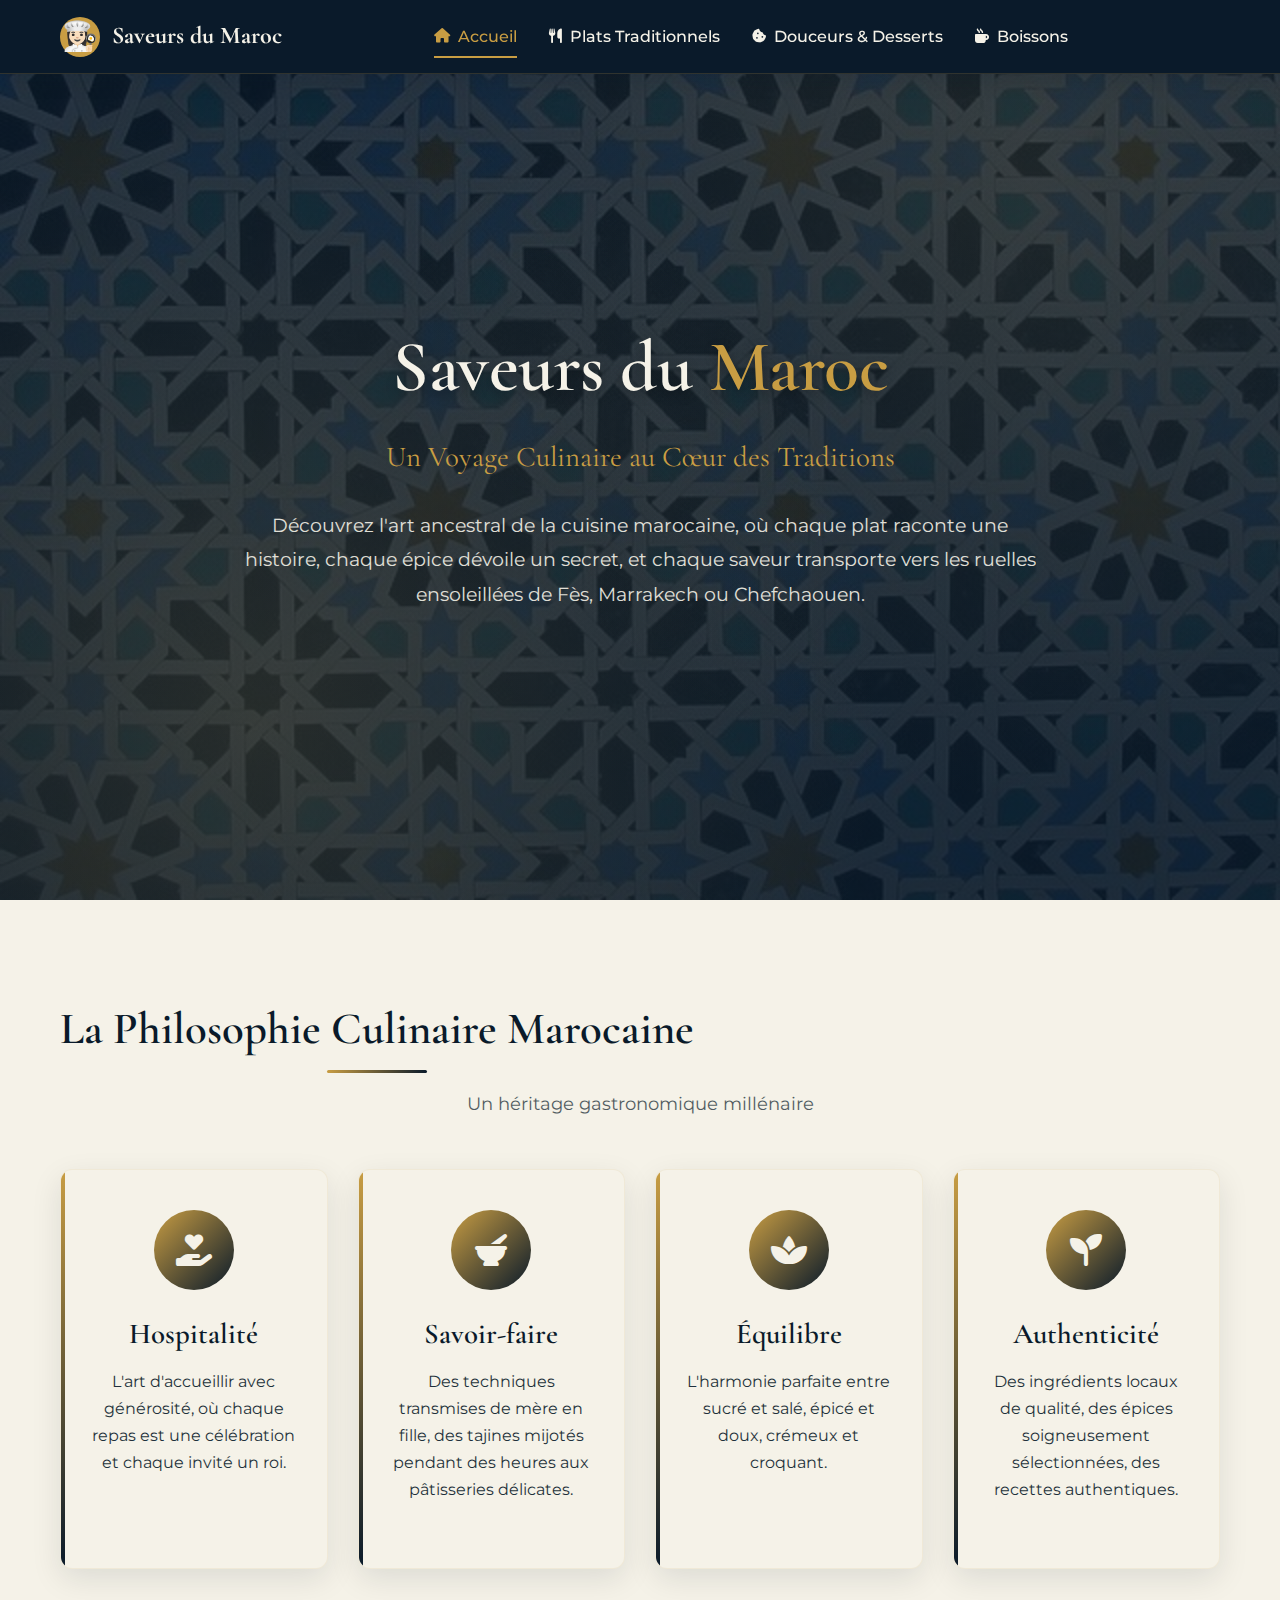
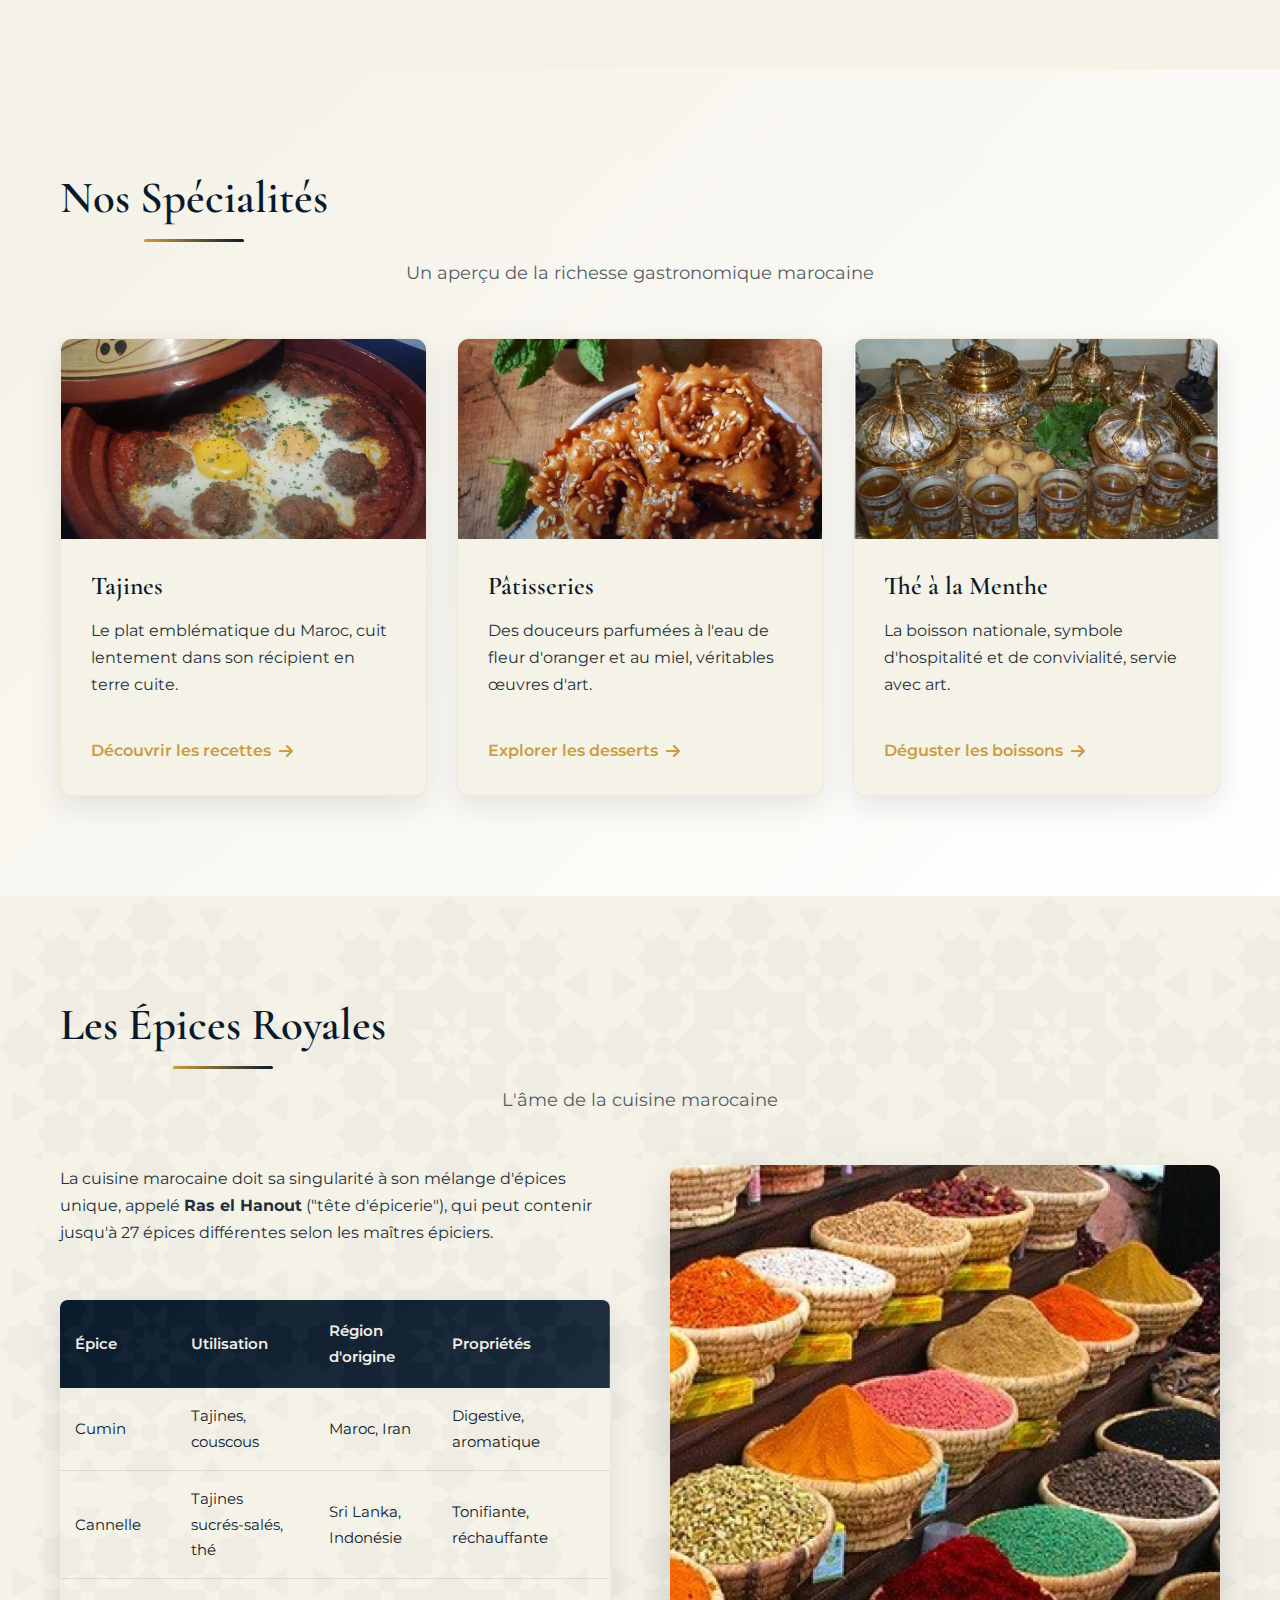
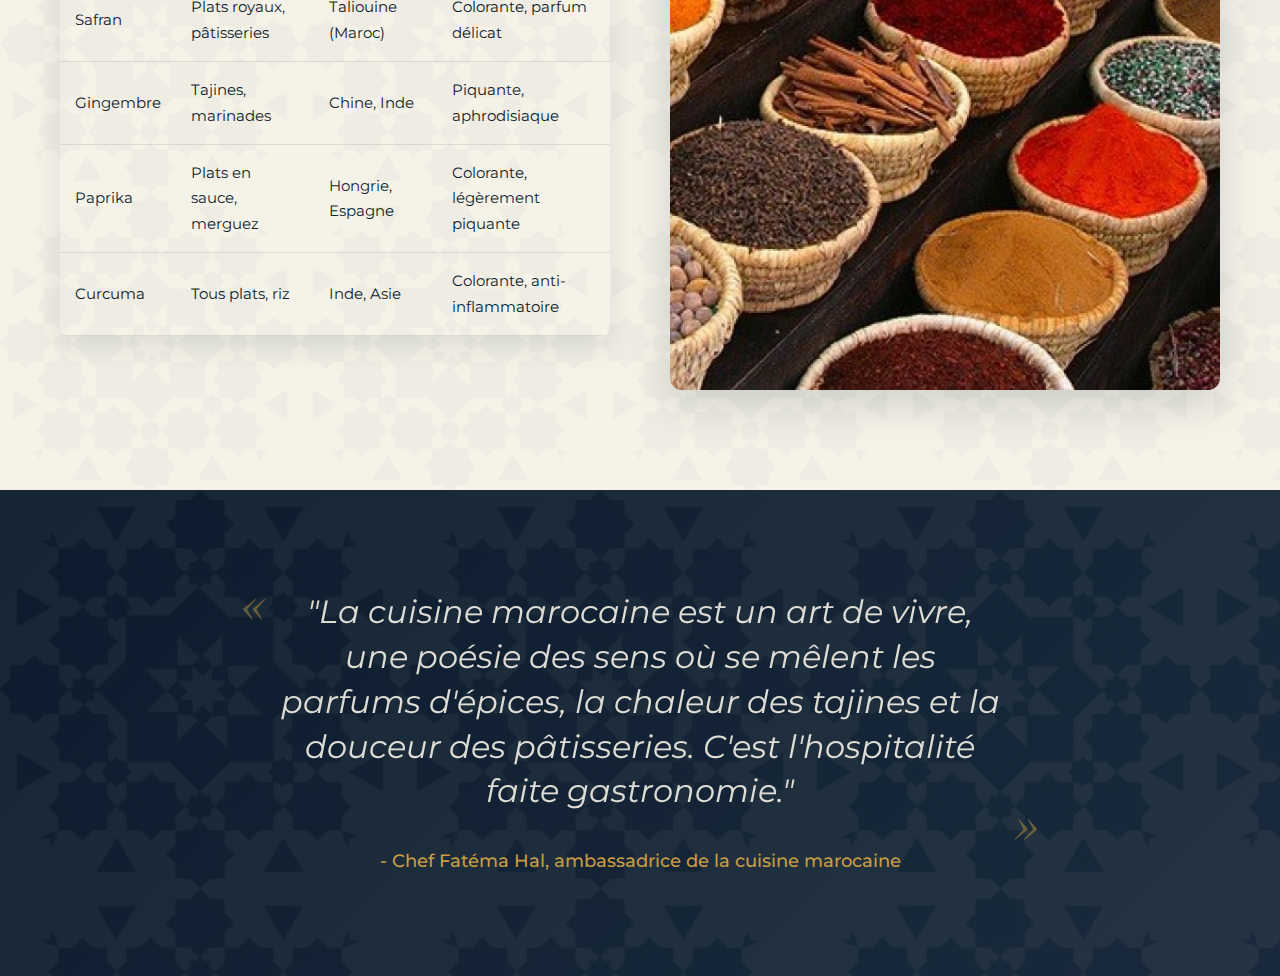
<file: index.html>
<!DOCTYPE html>
<html lang="fr">
<head>
    <meta charset="UTF-8">
    <meta name="viewport" content="width=device-width, initial-scale=1.0">
    <title>Saveurs du Maroc | Gastronomie Traditionnelle</title>
    <link rel="icon" href="favicon.png" type="image/png">
    <link rel="stylesheet" href="https://cdnjs.cloudflare.com/ajax/libs/font-awesome/6.4.0/css/all.min.css">
    <link href="https://fonts.googleapis.com/css2?family=Cormorant+Garamond:wght@400;500;600;700&family=Montserrat:wght@300;400;500;600&display=swap" rel="stylesheet">
    <link rel="stylesheet" href="style.css">
</head>
<body>
    <!-- Navigation Principale -->
    <nav class="navbar">
        <div class="container nav-container">
            <a href="index.html" class="logo">
                <span class="logo-icon">👩🏻‍🍳</span>
                <span class="logo-text">Saveurs du Maroc</span>
            </a>
            
            <ul class="nav-menu" id="navMenu">
                <li><a href="index.html" class="active"><i class="fas fa-home"></i> Accueil</a></li>
                <li><a href="plats.html"><i class="fas fa-utensils"></i> Plats Traditionnels</a></li>
                <li><a href="desserts.html"><i class="fas fa-cookie-bite"></i> Douceurs & Desserts</a></li>
                <li><a href="boissons.html"><i class="fas fa-mug-hot"></i> Boissons</a></li>
            </ul>
            
            <div class="nav-actions">
                <button class="menu-toggle" id="menuToggle">
                    <span></span>
                    <span></span>
                    <span></span>
                </button>
            </div>
        </div>
    </nav>

    <!-- Hero Section -->
    <header class="hero">
        <div class="hero-overlay"></div>
        <div class="container">
            <div class="hero-content">
                <h1 class="hero-title">Saveurs du <span class="highlight">Maroc</span></h1>
                <h2 class="hero-subtitle">Un Voyage Culinaire au Cœur des Traditions</h2>
                <p class="hero-description">
                    Découvrez l'art ancestral de la cuisine marocaine, où chaque plat raconte une histoire, 
                    chaque épice dévoile un secret, et chaque saveur transporte vers les ruelles ensoleillées 
                    de Fès, Marrakech ou Chefchaouen.
                </div>
            </div>
        </div>
    </header>

    <!-- Section Philosophie -->
    <section id="philosophie" class="section philosophy">
        <div class="container">
            <h2 class="section-title">La Philosophie Culinaire Marocaine</h2>
            <p class="section-subtitle">Un héritage gastronomique millénaire</p>
            
            <div class="philosophy-grid">
                <div class="philosophy-card">
                    <div class="philosophy-icon">
                        <i class="fas fa-hand-holding-heart"></i>
                    </div>
                    <h3>Hospitalité</h3>
                    <p>L'art d'accueillir avec générosité, où chaque repas est une célébration et chaque invité un roi.</p>
                </div>
                
                <div class="philosophy-card">
                    <div class="philosophy-icon">
                        <i class="fas fa-mortar-pestle"></i>
                    </div>
                    <h3>Savoir-faire</h3>
                    <p>Des techniques transmises de mère en fille, des tajines mijotés pendant des heures aux pâtisseries délicates.</p>
                </div>
                
                <div class="philosophy-card">
                    <div class="philosophy-icon">
                        <i class="fas fa-spa"></i>
                    </div>
                    <h3>Équilibre</h3>
                    <p>L'harmonie parfaite entre sucré et salé, épicé et doux, crémeux et croquant.</p>
                </div>
                
                <div class="philosophy-card">
                    <div class="philosophy-icon">
                        <i class="fas fa-seedling"></i>
                    </div>
                    <h3>Authenticité</h3>
                    <p>Des ingrédients locaux de qualité, des épices soigneusement sélectionnées, des recettes authentiques.</p>
                </div>
            </div>
        </div>
    </section>

    <!-- Section Spécialités -->
    <section class="section specialties">
        <div class="container">
            <h2 class="section-title">Nos Spécialités</h2>
            <p class="section-subtitle">Un aperçu de la richesse gastronomique marocaine</p>
            
            <div class="specialties-grid">
                <article class="specialty-card">
                    <div class="specialty-image">
                        <img src="assets/images/plat-tajine.png" alt="Tajine marocain">
                    </div>
                    <div class="specialty-content">
                        <h3>Tajines</h3>
                        <p>Le plat emblématique du Maroc, cuit lentement dans son récipient en terre cuite.</p>
                        <a href="plats.html#tajines" class="specialty-link">Découvrir les recettes <i class="fas fa-arrow-right"></i></a>
                    </div>
                </article>
                
                <article class="specialty-card">
                    <div class="specialty-image">
                        <img src="assets/images/dessert-chebakia.png" alt="Chebakia marocaine">
                    </div>
                    <div class="specialty-content">
                        <h3>Pâtisseries</h3>
                        <p>Des douceurs parfumées à l'eau de fleur d'oranger et au miel, véritables œuvres d'art.</p>
                        <a href="desserts.html" class="specialty-link">Explorer les desserts <i class="fas fa-arrow-right"></i></a>
                    </div>
                </article>
                
                <article class="specialty-card">
                    <div class="specialty-image">
                        <img src="assets/images/atay-marocain.jpg" alt="Thé à la menthe marocain">
                    </div>
                    <div class="specialty-content">
                        <h3>Thé à la Menthe</h3>
                        <p>La boisson nationale, symbole d'hospitalité et de convivialité, servie avec art.</p>
                        <a href="boissons.html" class="specialty-link">Déguster les boissons <i class="fas fa-arrow-right"></i></a>
                    </div>
                </article>
            </div>
        </div>
    </section>

    <!-- Section Épices -->
    <section class="section spices">
        <div class="container">
            <h2 class="section-title">Les Épices Royales</h2>
            <p class="section-subtitle">L'âme de la cuisine marocaine</p>
            
            <div class="spices-content">
                <div class="spices-text">
                    <p>La cuisine marocaine doit sa singularité à son mélange d'épices unique, appelé <strong>Ras el Hanout</strong> ("tête d'épicerie"), qui peut contenir jusqu'à 27 épices différentes selon les maîtres épiciers.</p>
                    
                    <table class="spices-table">
                        <thead>
                            <tr>
                                <th>Épice</th>
                                <th>Utilisation</th>
                                <th>Région d'origine</th>
                                <th>Propriétés</th>
                            </tr>
                        </thead>
                        <tbody>
                            <tr>
                                <td>Cumin</td>
                                <td>Tajines, couscous</td>
                                <td>Maroc, Iran</td>
                                <td>Digestive, aromatique</td>
                            </tr>
                            <tr>
                                <td>Cannelle</td>
                                <td>Tajines sucrés-salés, thé</td>
                                <td>Sri Lanka, Indonésie</td>
                                <td>Tonifiante, réchauffante</td>
                            </tr>
                            <tr>
                                <td>Safran</td>
                                <td>Plats royaux, pâtisseries</td>
                                <td>Taliouine (Maroc)</td>
                                <td>Colorante, parfum délicat</td>
                            </tr>
                            <tr>
                                <td>Gingembre</td>
                                <td>Tajines, marinades</td>
                                <td>Chine, Inde</td>
                                <td>Piquante, aphrodisiaque</td>
                            </tr>
                            <tr>
                                <td>Paprika</td>
                                <td>Plats en sauce, merguez</td>
                                <td>Hongrie, Espagne</td>
                                <td>Colorante, légèrement piquante</td>
                            </tr>
                            <tr>
                                <td>Curcuma</td>
                                <td>Tous plats, riz</td>
                                <td>Inde, Asie</td>
                                <td>Colorante, anti-inflammatoire</td>
                            </tr>
                        </tbody>
                    </table>
                </div>
                
                <div class="spices-image">
                    <img src="assets/images/epices-maroc.png" alt="Épices marocaines colorées">
                </div>
            </div>
        </div>
    </section>

    <!-- Section Citation -->
    <section class="citation-section">
        <div class="container">
            <blockquote class="citation">
                <p>"La cuisine marocaine est un art de vivre, une poésie des sens où se mêlent les parfums d'épices, la chaleur des tajines et la douceur des pâtisseries. C'est l'hospitalité faite gastronomie."</p>
                <footer>- Chef Fatéma Hal, ambassadrice de la cuisine marocaine</footer>
            </blockquote>
        </div>
    </section>

    <!-- Script pour le menu mobile -->
    <script>
        // Menu mobile toggle
        const menuToggle = document.getElementById('menuToggle');
        const navMenu = document.getElementById('navMenu');
        
        if (menuToggle && navMenu) {
            menuToggle.addEventListener('click', () => {
                navMenu.classList.toggle('active');
                menuToggle.classList.toggle('active');
            });
            
            // Fermer le menu quand on clique sur un lien
            const navLinks = document.querySelectorAll('.nav-menu a');
            navLinks.forEach(link => {
                link.addEventListener('click', () => {
                    navMenu.classList.remove('active');
                    menuToggle.classList.remove('active');
                });
            });
            
            // Fermer le menu quand on clique en dehors
            document.addEventListener('click', (event) => {
                if (!navMenu.contains(event.target) && !menuToggle.contains(event.target)) {
                    navMenu.classList.remove('active');
                    menuToggle.classList.remove('active');
                }
            });
        }
        
        // Fermer le menu en scrollant (sur mobile)
        window.addEventListener('scroll', () => {
            if (window.innerWidth <= 768) {
                navMenu.classList.remove('active');
                menuToggle.classList.remove('active');
            }
        });
    </script>
</body>
</html>
</file>
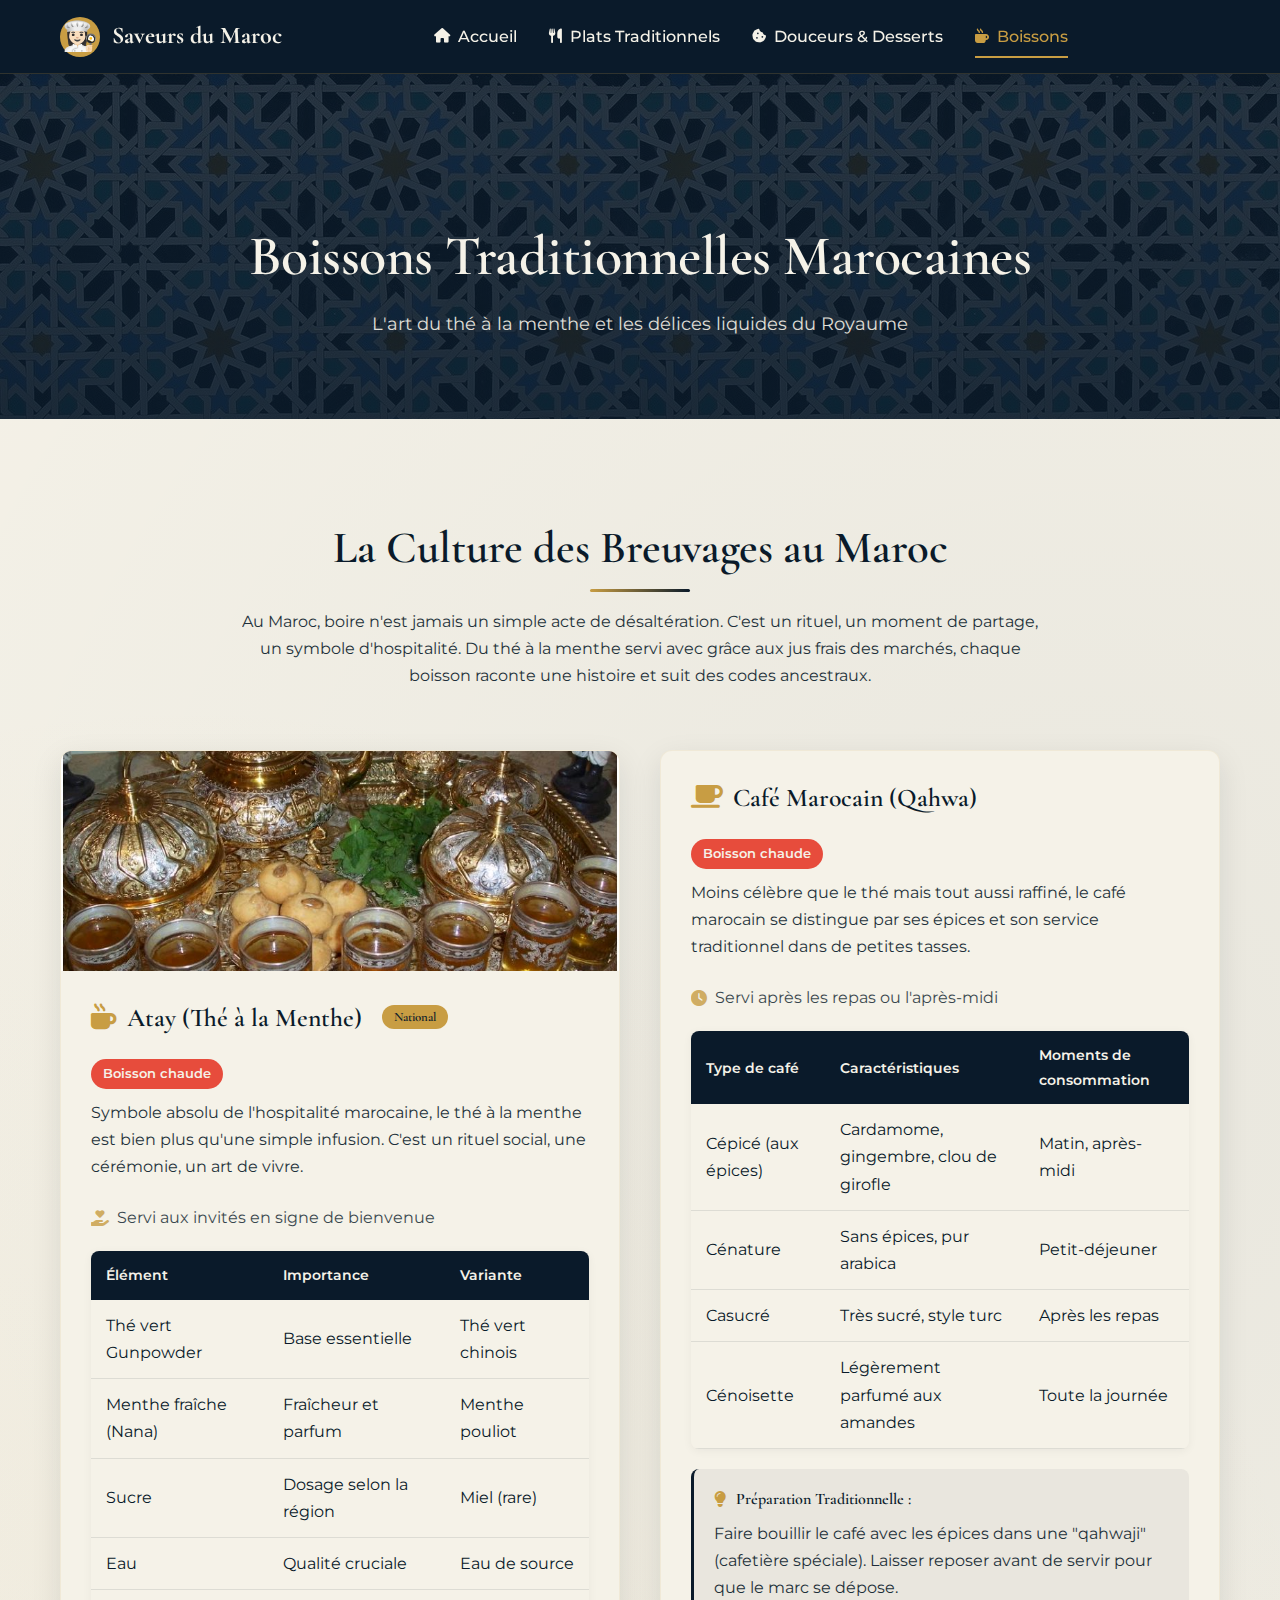
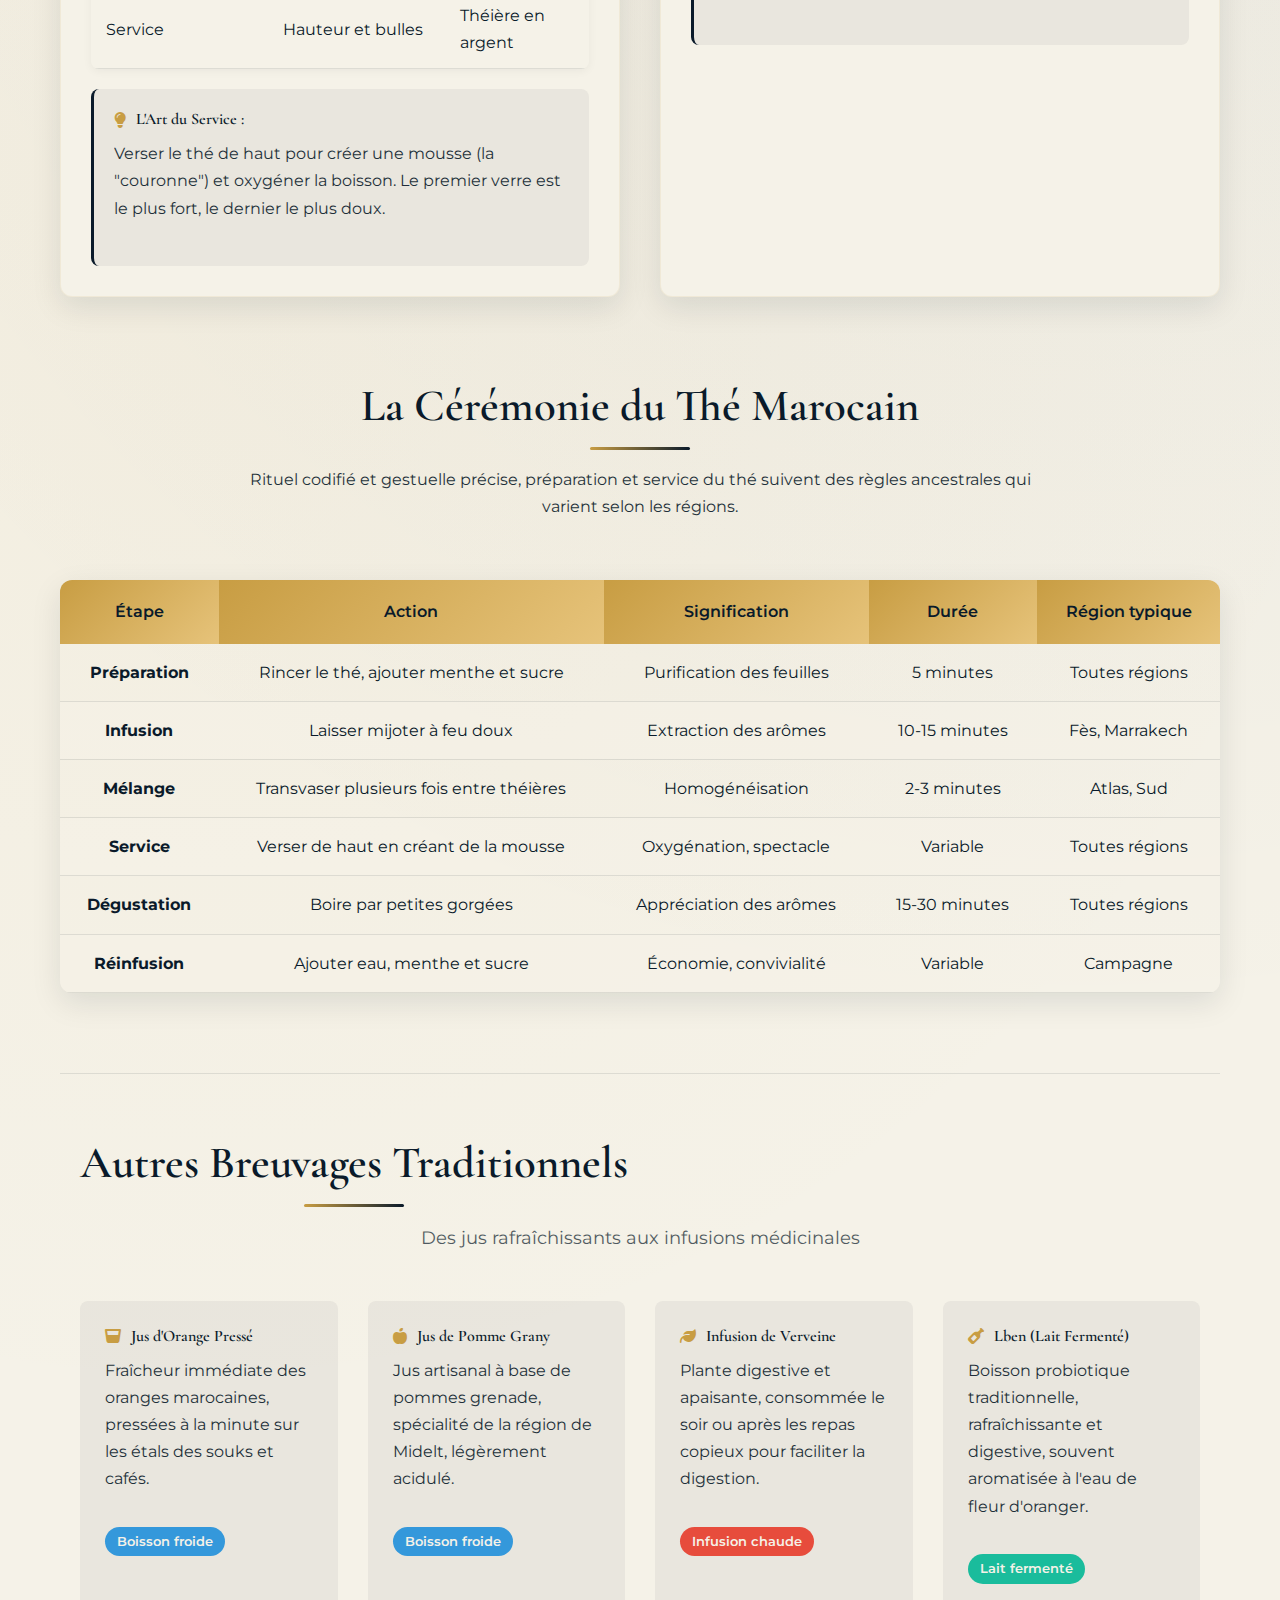
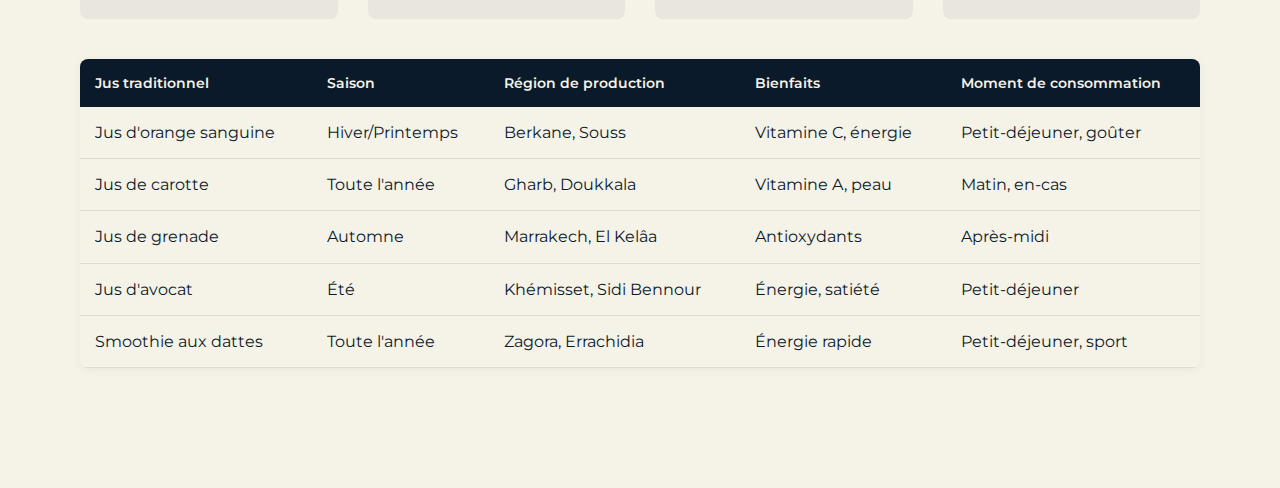
<file: boissons.html>
<!DOCTYPE html>
<html lang="fr">
<head>
    <meta charset="UTF-8">
    <meta name="viewport" content="width=device-width, initial-scale=1.0">
    <title>Boissons Traditionnelles | Saveurs du Maroc</title>
    <link rel="icon" href="favicon.png" type="image/png">
    <link rel="stylesheet" href="https://cdnjs.cloudflare.com/ajax/libs/font-awesome/6.4.0/css/all.min.css">
    <link href="https://fonts.googleapis.com/css2?family=Cormorant+Garamond:wght@400;500;600;700&family=Montserrat:wght@300;400;500;600&display=swap" rel="stylesheet">
    <link rel="stylesheet" href="style.css">
    <style>
        .boissons-hero {
            background: linear-gradient(rgba(10, 26, 42, 0.85), rgba(10, 26, 42, 0.9)),
                        url('assets/images/background-zellige.png');
            padding: 150px 0 80px;
            text-align: center;
            color: var(--blanc-casse);
            margin-top: 70px;
        }
        
        .boissons-intro {
            max-width: 800px;
            margin: 0 auto 60px;
            text-align: center;
        }
        
        .boissons-grid {
            display: grid;
            grid-template-columns: repeat(auto-fit, minmax(300px, 1fr));
            gap: 40px;
            margin: 50px 0;
        }
        
        .boisson-card {
            background: var(--blanc-casse);
            border-radius: var(--border-radius);
            overflow: hidden;
            box-shadow: var(--ombre);
            transition: var(--transition);
            border: 1px solid rgba(200, 157, 67, 0.1);
        }
        
        .boisson-card:hover {
            transform: translateY(-10px);
            box-shadow: var(--ombre-portee);
        }
        
        .boisson-image {
            height: 220px;
            overflow: hidden;
            position: relative;
        }
        
        .boisson-image img {
            width: 100%;
            height: 100%;
            object-fit: cover;
            transition: transform 0.5s ease;
        }
        
        .boisson-card:hover .boisson-image img {
            transform: scale(1.05);
        }
        
        .boisson-content {
            padding: 30px;
        }
        
        .boisson-content h3 {
            color: var(--bleu-nuit);
            margin-bottom: 15px;
            font-size: 1.6rem;
            display: flex;
            align-items: center;
            gap: 10px;
        }
        
        .boisson-content h3 i {
            color: var(--dore);
        }
        
        .boisson-type {
            display: inline-block;
            padding: 4px 12px;
            background: var(--bleu-nuit);
            color: var(--blanc-casse);
            border-radius: 20px;
            font-size: 0.8rem;
            font-weight: 600;
            margin: 10px 0;
        }
        
        .boisson-type.chaud {
            background: #e74c3c;
        }
        
        .boisson-type.froid {
            background: #3498db;
        }
        
        .boisson-type.rafraichissant {
            background: #1abc9c;
        }
        
        .boisson-table {
            width: 100%;
            border-collapse: collapse;
            margin: 20px 0;
            border-radius: var(--border-radius-sm);
            overflow: hidden;
            box-shadow: 0 2px 10px rgba(10, 26, 42, 0.05);
        }
        
        .boisson-table th {
            background: var(--bleu-nuit);
            color: var(--blanc-casse);
            padding: 12px 15px;
            text-align: left;
            font-weight: 600;
            font-size: 0.9rem;
        }
        
        .boisson-table td {
            padding: 12px 15px;
            border-bottom: 1px solid rgba(10, 26, 42, 0.1);
            color: var(--bleu-nuit);
        }
        
        .boisson-table tr:nth-child(even) {
            background: rgba(245, 242, 232, 0.5);
        }
        
        .boisson-table tr:hover {
            background: rgba(200, 157, 67, 0.1);
        }
        
        .boisson-tips {
            background: rgba(10, 26, 42, 0.05);
            padding: 20px;
            border-radius: var(--border-radius-sm);
            margin-top: 20px;
            border-left: 3px solid var(--bleu-nuit);
        }
        
        .boisson-tips h4 {
            color: var(--bleu-nuit);
            margin-bottom: 10px;
            display: flex;
            align-items: center;
            gap: 10px;
        }
        
        .boisson-tips h4 i {
            color: var(--dore);
        }
        
        .boisson-rituel {
            display: flex;
            align-items: center;
            gap: 8px;
            margin: 15px 0;
            color: var(--bleu-nuit);
            opacity: 0.8;
        }
        
        .boisson-rituel i {
            color: var(--dore);
        }
        
        .ceremonie-table {
            width: 100%;
            border-collapse: collapse;
            margin: 40px 0;
            box-shadow: var(--ombre);
            border-radius: var(--border-radius);
            overflow: hidden;
        }
        
        .ceremonie-table th {
            background: linear-gradient(135deg, var(--dore), var(--dore-clair));
            color: var(--bleu-nuit);
            padding: 18px 20px;
            text-align: center;
            font-weight: 600;
            font-size: 1rem;
        }
        
        .ceremonie-table td {
            padding: 15px 20px;
            text-align: center;
            border-bottom: 1px solid rgba(10, 26, 42, 0.1);
            color: var(--bleu-nuit);
        }
        
        .ceremonie-table tr:nth-child(even) {
            background: rgba(245, 242, 232, 0.5);
        }
        
        .region-badge {
            display: inline-block;
            padding: 4px 12px;
            background: var(--dore);
            color: var(--bleu-nuit);
            border-radius: 20px;
            font-size: 0.8rem;
            font-weight: 600;
            margin-left: 10px;
        }
        
        .section-nav {
            display: flex;
            justify-content: center;
            gap: 20px;
            margin-top: 50px;
            flex-wrap: wrap;
        }
        
        .section-nav a {
            display: inline-flex;
            align-items: center;
            gap: 8px;
            padding: 12px 25px;
            background: var(--bleu-nuit);
            color: var(--blanc-casse);
            text-decoration: none;
            border-radius: var(--border-radius);
            transition: var(--transition);
            font-weight: 500;
        }
        
        .section-nav a:hover {
            background: var(--dore);
            color: var(--bleu-nuit);
            transform: translateY(-3px);
        }
        
        .other-drinks {
            margin-top: 80px;
            padding-top: 60px;
            border-top: 1px solid rgba(10, 26, 42, 0.1);
        }
        
        .other-drinks-grid {
            display: grid;
            grid-template-columns: repeat(auto-fit, minmax(250px, 1fr));
            gap: 30px;
            margin-top: 40px;
        }
        
        .other-drink {
            background: rgba(10, 26, 42, 0.05);
            padding: 25px;
            border-radius: var(--border-radius-sm);
            transition: var(--transition);
        }
        
        .other-drink:hover {
            background: rgba(200, 157, 67, 0.1);
            transform: translateY(-5px);
        }
        
        .other-drink h4 {
            color: var(--bleu-nuit);
            margin-bottom: 10px;
            display: flex;
            align-items: center;
            gap: 10px;
        }
        
        .other-drink h4 i {
            color: var(--dore);
        }
    </style>
</head>
<body>
    <!-- Navigation -->
    <nav class="navbar">
        <div class="container nav-container">
            <a href="index.html" class="logo">
                <span class="logo-icon">👩🏻‍🍳</span>
                <span class="logo-text">Saveurs du Maroc</span>
            </a>
            
            <ul class="nav-menu" id="navMenu">
                <li><a href="index.html"><i class="fas fa-home"></i> Accueil</a></li>
                <li><a href="plats.html"><i class="fas fa-utensils"></i> Plats Traditionnels</a></li>
                <li><a href="desserts.html"><i class="fas fa-cookie-bite"></i> Douceurs & Desserts</a></li>
                <li><a href="boissons.html" class="active"><i class="fas fa-mug-hot"></i> Boissons</a></li>
            </ul>
            
            <div class="nav-actions">
                <button class="menu-toggle" id="menuToggle">
                    <span></span>
                    <span></span>
                    <span></span>
                </button>
            </div>
        </div>
    </nav>

    <!-- En-tête des boissons -->
    <header class="boissons-hero">
        <div class="container">
            <h1>Boissons Traditionnelles Marocaines</h1>
            <p class="section-subtitle" style="color: var(--blanc-casse); opacity: 0.9; margin-bottom: 0;">
                L'art du thé à la menthe et les délices liquides du Royaume
            </p>
        </div>
    </header>

    <!-- Introduction -->
    <section class="section">
        <div class="container">
            <div class="boissons-intro">
                <h2 class="section-title">La Culture des Breuvages au Maroc</h2>
                <p>Au Maroc, boire n'est jamais un simple acte de désaltération. C'est un rituel, un moment de partage, un symbole d'hospitalité. Du thé à la menthe servi avec grâce aux jus frais des marchés, chaque boisson raconte une histoire et suit des codes ancestraux.</p>
            </div>

            <!-- Thé à la menthe -->
            <div class="boissons-grid">
                <article class="boisson-card">
                    <div class="boisson-image">
                        <img src="assets/images/atay-marocain.jpg" alt="Thé à la menthe marocain">
                    </div>
                    <div class="boisson-content">
                        <h3><i class="fas fa-mug-hot"></i> Atay (Thé à la Menthe) <span class="region-badge">National</span></h3>
                        <span class="boisson-type chaud">Boisson chaude</span>
                        
                        <p>Symbole absolu de l'hospitalité marocaine, le thé à la menthe est bien plus qu'une simple infusion. C'est un rituel social, une cérémonie, un art de vivre.</p>
                        
                        <div class="boisson-rituel">
                            <i class="fas fa-hand-holding-heart"></i>
                            <span>Servi aux invités en signe de bienvenue</span>
                        </div>
                        
                        <table class="boisson-table">
                            <thead>
                                <tr>
                                    <th>Élément</th>
                                    <th>Importance</th>
                                    <th>Variante</th>
                                </tr>
                            </thead>
                            <tbody>
                                <tr>
                                    <td>Thé vert Gunpowder</td>
                                    <td>Base essentielle</td>
                                    <td>Thé vert chinois</td>
                                </tr>
                                <tr>
                                    <td>Menthe fraîche (Nana)</td>
                                    <td>Fraîcheur et parfum</td>
                                    <td>Menthe pouliot</td>
                                </tr>
                                <tr>
                                    <td>Sucre</td>
                                    <td>Dosage selon la région</td>
                                    <td>Miel (rare)</td>
                                </tr>
                                <tr>
                                    <td>Eau</td>
                                    <td>Qualité cruciale</td>
                                    <td>Eau de source</td>
                                </tr>
                                <tr>
                                    <td>Service</td>
                                    <td>Hauteur et bulles</td>
                                    <td>Théière en argent</td>
                                </tr>
                            </tbody>
                        </table>
                        
                        <div class="boisson-tips">
                            <h4><i class="fas fa-lightbulb"></i> L'Art du Service :</h4>
                            <p>Verser le thé de haut pour créer une mousse (la "couronne") et oxygéner la boisson. Le premier verre est le plus fort, le dernier le plus doux.</p>
                        </div>
                    </div>
                </article>

                <!-- Café marocain -->
                <article class="boisson-card">
                    <div class="boisson-content">
                        <h3><i class="fas fa-coffee"></i> Café Marocain (Qahwa)</h3>
                        <span class="boisson-type chaud">Boisson chaude</span>
                        
                        <p>Moins célèbre que le thé mais tout aussi raffiné, le café marocain se distingue par ses épices et son service traditionnel dans de petites tasses.</p>
                        
                        <div class="boisson-rituel">
                            <i class="fas fa-clock"></i>
                            <span>Servi après les repas ou l'après-midi</span>
                        </div>
                        
                        <table class="boisson-table">
                            <thead>
                                <tr>
                                    <th>Type de café</th>
                                    <th>Caractéristiques</th>
                                    <th>Moments de consommation</th>
                                </tr>
                            </thead>
                            <tbody>
                                <tr>
                                    <td>Cépicé (aux épices)</td>
                                    <td>Cardamome, gingembre, clou de girofle</td>
                                    <td>Matin, après-midi</td>
                                </tr>
                                <tr>
                                    <td>Cénature</td>
                                    <td>Sans épices, pur arabica</td>
                                    <td>Petit-déjeuner</td>
                                </tr>
                                <tr>
                                    <td>Casucré</td>
                                    <td>Très sucré, style turc</td>
                                    <td>Après les repas</td>
                                </tr>
                                <tr>
                                    <td>Cénoisette</td>
                                    <td>Légèrement parfumé aux amandes</td>
                                    <td>Toute la journée</td>
                                </tr>
                            </tbody>
                        </table>
                        
                        <div class="boisson-tips">
                            <h4><i class="fas fa-lightbulb"></i> Préparation Traditionnelle :</h4>
                            <p>Faire bouillir le café avec les épices dans une "qahwaji" (cafetière spéciale). Laisser reposer avant de servir pour que le marc se dépose.</p>
                        </div>
                    </div>
                </article>
            </div>

            <!-- Cérémonie du thé -->
            <div class="boissons-intro" style="margin-top: 80px;">
                <h2 class="section-title">La Cérémonie du Thé Marocain</h2>
                <p>Rituel codifié et gestuelle précise, préparation et service du thé suivent des règles ancestrales qui varient selon les régions.</p>
            </div>

            <table class="ceremonie-table">
                <thead>
                    <tr>
                        <th>Étape</th>
                        <th>Action</th>
                        <th>Signification</th>
                        <th>Durée</th>
                        <th>Région typique</th>
                    </tr>
                </thead>
                <tbody>
                    <tr>
                        <td><strong>Préparation</strong></td>
                        <td>Rincer le thé, ajouter menthe et sucre</td>
                        <td>Purification des feuilles</td>
                        <td>5 minutes</td>
                        <td>Toutes régions</td>
                    </tr>
                    <tr>
                        <td><strong>Infusion</strong></td>
                        <td>Laisser mijoter à feu doux</td>
                        <td>Extraction des arômes</td>
                        <td>10-15 minutes</td>
                        <td>Fès, Marrakech</td>
                    </tr>
                    <tr>
                        <td><strong>Mélange</strong></td>
                        <td>Transvaser plusieurs fois entre théières</td>
                        <td>Homogénéisation</td>
                        <td>2-3 minutes</td>
                        <td>Atlas, Sud</td>
                    </tr>
                    <tr>
                        <td><strong>Service</strong></td>
                        <td>Verser de haut en créant de la mousse</td>
                        <td>Oxygénation, spectacle</td>
                        <td>Variable</td>
                        <td>Toutes régions</td>
                    </tr>
                    <tr>
                        <td><strong>Dégustation</strong></td>
                        <td>Boire par petites gorgées</td>
                        <td>Appréciation des arômes</td>
                        <td>15-30 minutes</td>
                        <td>Toutes régions</td>
                    </tr>
                    <tr>
                        <td><strong>Réinfusion</strong></td>
                        <td>Ajouter eau, menthe et sucre</td>
                        <td>Économie, convivialité</td>
                        <td>Variable</td>
                        <td>Campagne</td>
                    </tr>
                </tbody>
            </table>

            <!-- Autres boissons -->
            <section class="other-drinks">
                <div class="container">
                    <h2 class="section-title">Autres Breuvages Traditionnels</h2>
                    <p class="section-subtitle">Des jus rafraîchissants aux infusions médicinales</p>
                    
                    <div class="other-drinks-grid">
                        <div class="other-drink">
                            <h4><i class="fas fa-glass-whiskey"></i> Jus d'Orange Pressé</h4>
                            <p>Fraîcheur immédiate des oranges marocaines, pressées à la minute sur les étals des souks et cafés.</p>
                            <span class="boisson-type froid" style="margin-top: 10px; display: inline-block;">Boisson froide</span>
                        </div>
                        
                        <div class="other-drink">
                            <h4><i class="fas fa-apple-alt"></i> Jus de Pomme Grany</h4>
                            <p>Jus artisanal à base de pommes grenade, spécialité de la région de Midelt, légèrement acidulé.</p>
                            <span class="boisson-type froid" style="margin-top: 10px; display: inline-block;">Boisson froide</span>
                        </div>
                        
                        <div class="other-drink">
                            <h4><i class="fas fa-leaf"></i> Infusion de Verveine</h4>
                            <p>Plante digestive et apaisante, consommée le soir ou après les repas copieux pour faciliter la digestion.</p>
                            <span class="boisson-type chaud" style="margin-top: 10px; display: inline-block;">Infusion chaude</span>
                        </div>
                        
                        <div class="other-drink">
                            <h4><i class="fas fa-wine-bottle"></i> Lben (Lait Fermenté)</h4>
                            <p>Boisson probiotique traditionnelle, rafraîchissante et digestive, souvent aromatisée à l'eau de fleur d'oranger.</p>
                            <span class="boisson-type rafraichissant" style="margin-top: 10px; display: inline-block;">Lait fermenté</span>
                        </div>
                    </div>
                    
                    <!-- Tableau des jus -->
                    <table class="boisson-table" style="margin-top: 40px;">
                        <thead>
                            <tr>
                                <th>Jus traditionnel</th>
                                <th>Saison</th>
                                <th>Région de production</th>
                                <th>Bienfaits</th>
                                <th>Moment de consommation</th>
                            </tr>
                        </thead>
                        <tbody>
                            <tr>
                                <td>Jus d'orange sanguine</td>
                                <td>Hiver/Printemps</td>
                                <td>Berkane, Souss</td>
                                <td>Vitamine C, énergie</td>
                                <td>Petit-déjeuner, goûter</td>
                            </tr>
                            <tr>
                                <td>Jus de carotte</td>
                                <td>Toute l'année</td>
                                <td>Gharb, Doukkala</td>
                                <td>Vitamine A, peau</td>
                                <td>Matin, en-cas</td>
                            </tr>
                            <tr>
                                <td>Jus de grenade</td>
                                <td>Automne</td>
                                <td>Marrakech, El Kelâa</td>
                                <td>Antioxydants</td>
                                <td>Après-midi</td>
                            </tr>
                            <tr>
                                <td>Jus d'avocat</td>
                                <td>Été</td>
                                <td>Khémisset, Sidi Bennour</td>
                                <td>Énergie, satiété</td>
                                <td>Petit-déjeuner</td>
                            </tr>
                            <tr>
                                <td>Smoothie aux dattes</td>
                                <td>Toute l'année</td>
                                <td>Zagora, Errachidia</td>
                                <td>Énergie rapide</td>
                                <td>Petit-déjeuner, sport</td>
                            </tr>
                        </tbody>
                    </table>
                </div>
            </section>
        </div>
    </section>

</body>
</html>
</file>
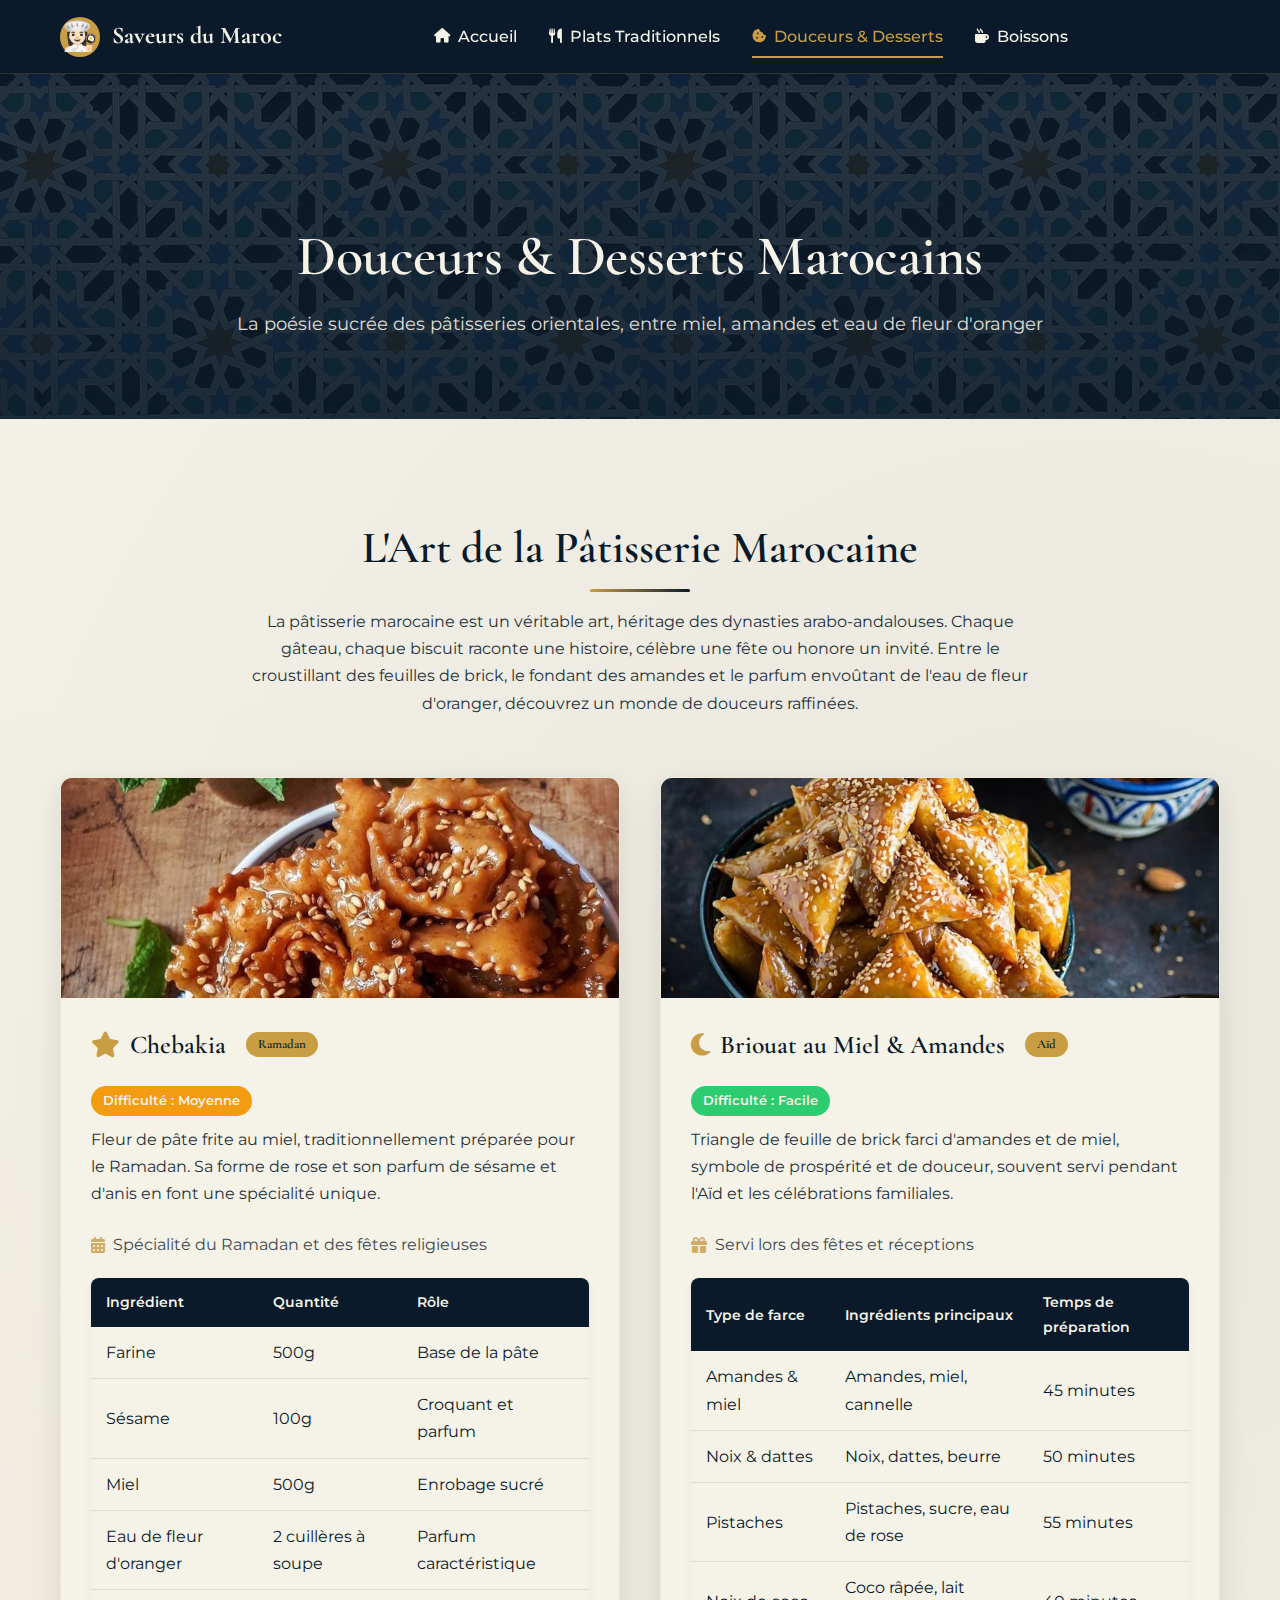
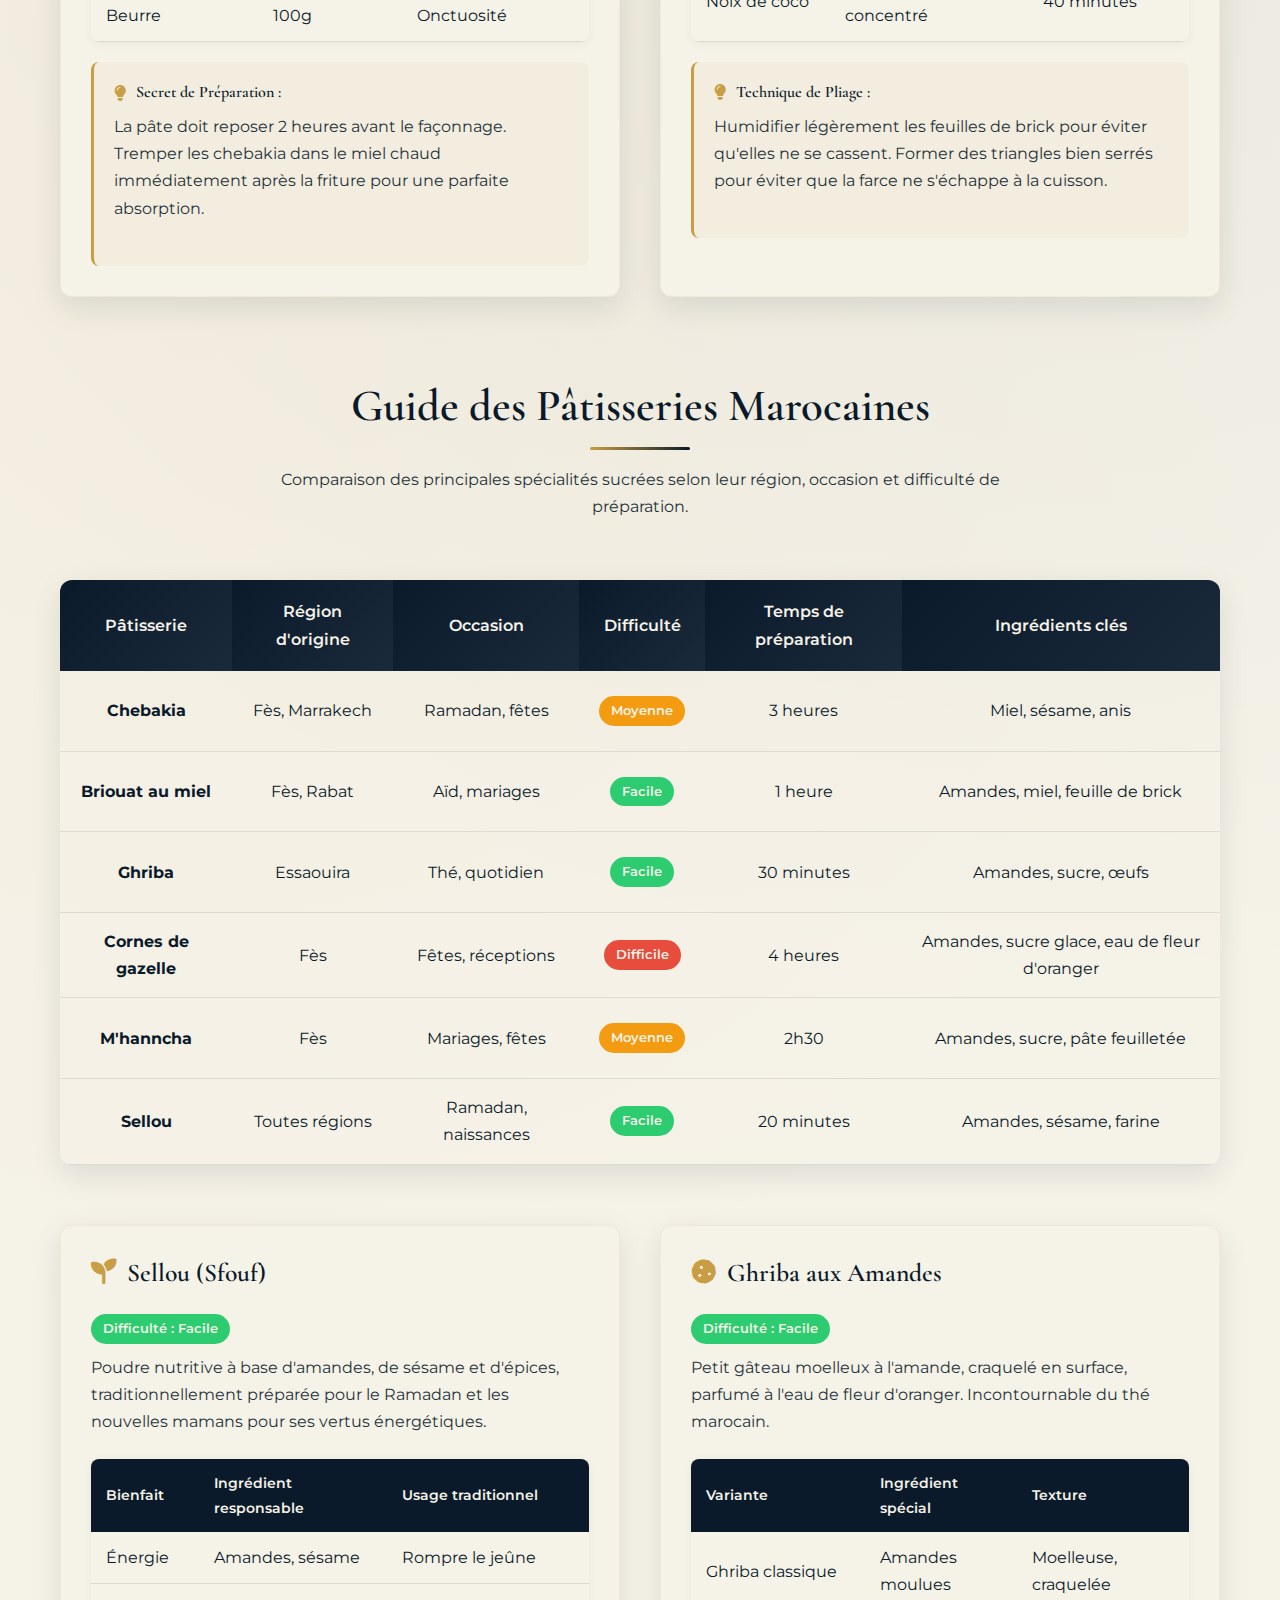
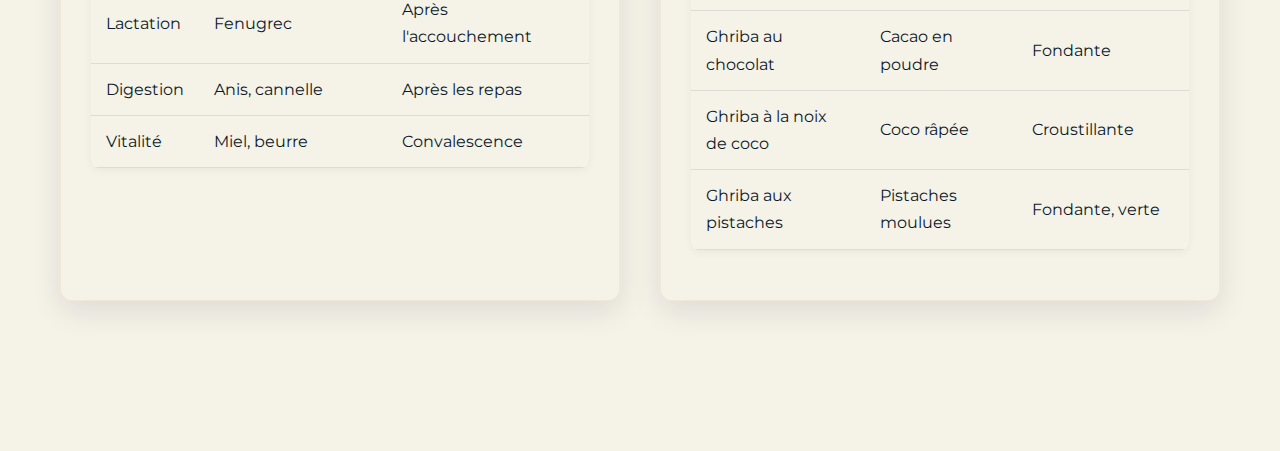
<file: desserts.html>
<!DOCTYPE html>
<html lang="fr">
<head>
    <meta charset="UTF-8">
    <meta name="viewport" content="width=device-width, initial-scale=1.0">
    <title>Douceurs & Desserts | Saveurs du Maroc</title>
    <link rel="icon" href="favicon.png" type="image/png">
    <link rel="stylesheet" href="https://cdnjs.cloudflare.com/ajax/libs/font-awesome/6.4.0/css/all.min.css">
    <link href="https://fonts.googleapis.com/css2?family=Cormorant+Garamond:wght@400;500;600;700&family=Montserrat:wght@300;400;500;600&display=swap" rel="stylesheet">
    <link rel="stylesheet" href="style.css">
    <style>
        .desserts-hero {
            background: linear-gradient(rgba(10, 26, 42, 0.85), rgba(10, 26, 42, 0.9)),
                        url('assets/images/background-zellige.png');
            padding: 150px 0 80px;
            text-align: center;
            color: var(--blanc-casse);
            margin-top: 70px;
        }
        
        .desserts-intro {
            max-width: 800px;
            margin: 0 auto 60px;
            text-align: center;
        }
        
        .desserts-grid {
            display: grid;
            grid-template-columns: repeat(auto-fit, minmax(300px, 1fr));
            gap: 40px;
            margin: 50px 0;
        }
        
        .dessert-card {
            background: var(--blanc-casse);
            border-radius: var(--border-radius);
            overflow: hidden;
            box-shadow: var(--ombre);
            transition: var(--transition);
            border: 1px solid rgba(200, 157, 67, 0.1);
        }
        
        .dessert-card:hover {
            transform: translateY(-10px);
            box-shadow: var(--ombre-portee);
        }
        
        .dessert-image {
            height: 220px;
            overflow: hidden;
            position: relative;
        }
        
        .dessert-image img {
            width: 100%;
            height: 100%;
            object-fit: cover;
            transition: transform 0.5s ease;
        }
        
        .dessert-card:hover .dessert-image img {
            transform: scale(1.05);
        }
        
        .dessert-content {
            padding: 30px;
        }
        
        .dessert-content h3 {
            color: var(--bleu-nuit);
            margin-bottom: 15px;
            font-size: 1.6rem;
            display: flex;
            align-items: center;
            gap: 10px;
        }
        
        .dessert-content h3 i {
            color: var(--dore);
        }
        
        .dessert-difficulty {
            display: inline-block;
            padding: 4px 12px;
            background: var(--bleu-nuit);
            color: var(--blanc-casse);
            border-radius: 20px;
            font-size: 0.8rem;
            font-weight: 600;
            margin: 10px 0;
        }
        
        .dessert-difficulty.facile {
            background: #2ecc71;
        }
        
        .dessert-difficulty.moyen {
            background: #f39c12;
        }
        
        .dessert-difficulty.difficile {
            background: #e74c3c;
        }
        
        .dessert-table {
            width: 100%;
            border-collapse: collapse;
            margin: 20px 0;
            border-radius: var(--border-radius-sm);
            overflow: hidden;
            box-shadow: 0 2px 10px rgba(10, 26, 42, 0.05);
        }
        
        .dessert-table th {
            background: var(--bleu-nuit);
            color: var(--blanc-casse);
            padding: 12px 15px;
            text-align: left;
            font-weight: 600;
            font-size: 0.9rem;
        }
        
        .dessert-table td {
            padding: 12px 15px;
            border-bottom: 1px solid rgba(10, 26, 42, 0.1);
            color: var(--bleu-nuit);
        }
        
        .dessert-table tr:nth-child(even) {
            background: rgba(245, 242, 232, 0.5);
        }
        
        .dessert-table tr:hover {
            background: rgba(200, 157, 67, 0.1);
        }
        
        .dessert-tips {
            background: rgba(200, 157, 67, 0.05);
            padding: 20px;
            border-radius: var(--border-radius-sm);
            margin-top: 20px;
            border-left: 3px solid var(--dore);
        }
        
        .dessert-tips h4 {
            color: var(--bleu-nuit);
            margin-bottom: 10px;
            display: flex;
            align-items: center;
            gap: 10px;
        }
        
        .dessert-tips h4 i {
            color: var(--dore);
        }
        
        .dessert-occasion {
            display: flex;
            align-items: center;
            gap: 8px;
            margin: 15px 0;
            color: var(--bleu-nuit);
            opacity: 0.8;
        }
        
        .dessert-occasion i {
            color: var(--dore);
        }
        
        .comparison-table {
            width: 100%;
            border-collapse: collapse;
            margin: 40px 0;
            box-shadow: var(--ombre);
            border-radius: var(--border-radius);
            overflow: hidden;
        }
        
        .comparison-table th {
            background: linear-gradient(135deg, var(--bleu-nuit), var(--bleu-nuit-clair));
            color: var(--blanc-casse);
            padding: 18px 20px;
            text-align: center;
            font-weight: 600;
            font-size: 1rem;
        }
        
        .comparison-table td {
            padding: 15px 20px;
            text-align: center;
            border-bottom: 1px solid rgba(10, 26, 42, 0.1);
            color: var(--bleu-nuit);
        }
        
        .comparison-table tr:nth-child(even) {
            background: rgba(245, 242, 232, 0.5);
        }
        
        .season-badge {
            display: inline-block;
            padding: 4px 12px;
            background: var(--dore);
            color: var(--bleu-nuit);
            border-radius: 20px;
            font-size: 0.8rem;
            font-weight: 600;
            margin-left: 10px;
        }
        
        .section-nav {
            display: flex;
            justify-content: center;
            gap: 20px;
            margin-top: 50px;
            flex-wrap: wrap;
        }
        
        .section-nav a {
            display: inline-flex;
            align-items: center;
            gap: 8px;
            padding: 12px 25px;
            background: var(--bleu-nuit);
            color: var(--blanc-casse);
            text-decoration: none;
            border-radius: var(--border-radius);
            transition: var(--transition);
            font-weight: 500;
        }
        
        .section-nav a:hover {
            background: var(--dore);
            color: var(--bleu-nuit);
            transform: translateY(-3px);
        }
    </style>
</head>
<body>
    <!-- Navigation -->
    <nav class="navbar">
        <div class="container nav-container">
            <a href="index.html" class="logo">
                <span class="logo-icon">👩🏻‍🍳</span>
                <span class="logo-text">Saveurs du Maroc</span>
            </a>
            
            <ul class="nav-menu" id="navMenu">
                <li><a href="index.html"><i class="fas fa-home"></i> Accueil</a></li>
                <li><a href="plats.html"><i class="fas fa-utensils"></i> Plats Traditionnels</a></li>
                <li><a href="desserts.html" class="active"><i class="fas fa-cookie-bite"></i> Douceurs & Desserts</a></li>
                <li><a href="boissons.html"><i class="fas fa-mug-hot"></i> Boissons</a></li>
            </ul>
            
            <div class="nav-actions">
                <button class="menu-toggle" id="menuToggle">
                    <span></span>
                    <span></span>
                    <span></span>
                </button>
            </div>
        </div>
    </nav>

    <!-- En-tête des desserts -->
    <header class="desserts-hero">
        <div class="container">
            <h1>Douceurs & Desserts Marocains</h1>
            <p class="section-subtitle" style="color: var(--blanc-casse); opacity: 0.9; margin-bottom: 0;">
                La poésie sucrée des pâtisseries orientales, entre miel, amandes et eau de fleur d'oranger
            </p>
        </div>
    </header>

    <!-- Introduction -->
    <section class="section">
        <div class="container">
            <div class="desserts-intro">
                <h2 class="section-title">L'Art de la Pâtisserie Marocaine</h2>
                <p>La pâtisserie marocaine est un véritable art, héritage des dynasties arabo-andalouses. Chaque gâteau, chaque biscuit raconte une histoire, célèbre une fête ou honore un invité. Entre le croustillant des feuilles de brick, le fondant des amandes et le parfum envoûtant de l'eau de fleur d'oranger, découvrez un monde de douceurs raffinées.</p>
            </div>

            <!-- Chebakia -->
            <div class="desserts-grid">
                <article class="dessert-card">
                    <div class="dessert-image">
                        <img src="assets/images/dessert-chebakia.png" alt="Chebakia marocaine">
                    </div>
                    <div class="dessert-content">
                        <h3><i class="fas fa-star"></i> Chebakia <span class="season-badge">Ramadan</span></h3>
                        <span class="dessert-difficulty moyen">Difficulté : Moyenne</span>
                        
                        <p>Fleur de pâte frite au miel, traditionnellement préparée pour le Ramadan. Sa forme de rose et son parfum de sésame et d'anis en font une spécialité unique.</p>
                        
                        <div class="dessert-occasion">
                            <i class="fas fa-calendar-alt"></i>
                            <span>Spécialité du Ramadan et des fêtes religieuses</span>
                        </div>
                        
                        <table class="dessert-table">
                            <thead>
                                <tr>
                                    <th>Ingrédient</th>
                                    <th>Quantité</th>
                                    <th>Rôle</th>
                                </tr>
                            </thead>
                            <tbody>
                                <tr>
                                    <td>Farine</td>
                                    <td>500g</td>
                                    <td>Base de la pâte</td>
                                </tr>
                                <tr>
                                    <td>Sésame</td>
                                    <td>100g</td>
                                    <td>Croquant et parfum</td>
                                </tr>
                                <tr>
                                    <td>Miel</td>
                                    <td>500g</td>
                                    <td>Enrobage sucré</td>
                                </tr>
                                <tr>
                                    <td>Eau de fleur d'oranger</td>
                                    <td>2 cuillères à soupe</td>
                                    <td>Parfum caractéristique</td>
                                </tr>
                                <tr>
                                    <td>Beurre</td>
                                    <td>100g</td>
                                    <td>Onctuosité</td>
                                </tr>
                            </tbody>
                        </table>
                        
                        <div class="dessert-tips">
                            <h4><i class="fas fa-lightbulb"></i> Secret de Préparation :</h4>
                            <p>La pâte doit reposer 2 heures avant le façonnage. Tremper les chebakia dans le miel chaud immédiatement après la friture pour une parfaite absorption.</p>
                        </div>
                    </div>
                </article>

                <!-- Briouat au miel -->
                <article class="dessert-card">
                    <div class="dessert-image">
                        <img src="assets/images/dessert-briouat.png" alt="Briouat au miel">
                    </div>
                    <div class="dessert-content">
                        <h3><i class="fas fa-moon"></i> Briouat au Miel & Amandes <span class="season-badge">Aïd</span></h3>
                        <span class="dessert-difficulty facile">Difficulté : Facile</span>
                        
                        <p>Triangle de feuille de brick farci d'amandes et de miel, symbole de prospérité et de douceur, souvent servi pendant l'Aïd et les célébrations familiales.</p>
                        
                        <div class="dessert-occasion">
                            <i class="fas fa-gift"></i>
                            <span>Servi lors des fêtes et réceptions</span>
                        </div>
                        
                        <table class="dessert-table">
                            <thead>
                                <tr>
                                    <th>Type de farce</th>
                                    <th>Ingrédients principaux</th>
                                    <th>Temps de préparation</th>
                                </tr>
                            </thead>
                            <tbody>
                                <tr>
                                    <td>Amandes & miel</td>
                                    <td>Amandes, miel, cannelle</td>
                                    <td>45 minutes</td>
                                </tr>
                                <tr>
                                    <td>Noix & dattes</td>
                                    <td>Noix, dattes, beurre</td>
                                    <td>50 minutes</td>
                                </tr>
                                <tr>
                                    <td>Pistaches</td>
                                    <td>Pistaches, sucre, eau de rose</td>
                                    <td>55 minutes</td>
                                </tr>
                                <tr>
                                    <td>Noix de coco</td>
                                    <td>Coco râpée, lait concentré</td>
                                    <td>40 minutes</td>
                                </tr>
                            </tbody>
                        </table>
                        
                        <div class="dessert-tips">
                            <h4><i class="fas fa-lightbulb"></i> Technique de Pliage :</h4>
                            <p>Humidifier légèrement les feuilles de brick pour éviter qu'elles ne se cassent. Former des triangles bien serrés pour éviter que la farce ne s'échappe à la cuisson.</p>
                        </div>
                    </div>
                </article>
            </div>

            <!-- Tableau comparatif -->
            <div class="desserts-intro" style="margin-top: 80px;">
                <h2 class="section-title">Guide des Pâtisseries Marocaines</h2>
                <p>Comparaison des principales spécialités sucrées selon leur région, occasion et difficulté de préparation.</p>
            </div>

            <table class="comparison-table">
                <thead>
                    <tr>
                        <th>Pâtisserie</th>
                        <th>Région d'origine</th>
                        <th>Occasion</th>
                        <th>Difficulté</th>
                        <th>Temps de préparation</th>
                        <th>Ingrédients clés</th>
                    </tr>
                </thead>
                <tbody>
                    <tr>
                        <td><strong>Chebakia</strong></td>
                        <td>Fès, Marrakech</td>
                        <td>Ramadan, fêtes</td>
                        <td><span class="dessert-difficulty moyen">Moyenne</span></td>
                        <td>3 heures</td>
                        <td>Miel, sésame, anis</td>
                    </tr>
                    <tr>
                        <td><strong>Briouat au miel</strong></td>
                        <td>Fès, Rabat</td>
                        <td>Aïd, mariages</td>
                        <td><span class="dessert-difficulty facile">Facile</span></td>
                        <td>1 heure</td>
                        <td>Amandes, miel, feuille de brick</td>
                    </tr>
                    <tr>
                        <td><strong>Ghriba</strong></td>
                        <td>Essaouira</td>
                        <td>Thé, quotidien</td>
                        <td><span class="dessert-difficulty facile">Facile</span></td>
                        <td>30 minutes</td>
                        <td>Amandes, sucre, œufs</td>
                    </tr>
                    <tr>
                        <td><strong>Cornes de gazelle</strong></td>
                        <td>Fès</td>
                        <td>Fêtes, réceptions</td>
                        <td><span class="dessert-difficulty difficile">Difficile</span></td>
                        <td>4 heures</td>
                        <td>Amandes, sucre glace, eau de fleur d'oranger</td>
                    </tr>
                    <tr>
                        <td><strong>M'hanncha</strong></td>
                        <td>Fès</td>
                        <td>Mariages, fêtes</td>
                        <td><span class="dessert-difficulty moyen">Moyenne</span></td>
                        <td>2h30</td>
                        <td>Amandes, sucre, pâte feuilletée</td>
                    </tr>
                    <tr>
                        <td><strong>Sellou</strong></td>
                        <td>Toutes régions</td>
                        <td>Ramadan, naissances</td>
                        <td><span class="dessert-difficulty facile">Facile</span></td>
                        <td>20 minutes</td>
                        <td>Amandes, sésame, farine</td>
                    </tr>
                </tbody>
            </table>

            <!-- Autres douceurs -->
            <div class="desserts-grid" style="margin-top: 60px;">
                <article class="dessert-card">
                    <div class="dessert-content">
                        <h3><i class="fas fa-seedling"></i> Sellou (Sfouf)</h3>
                        <span class="dessert-difficulty facile">Difficulté : Facile</span>
                        
                        <p>Poudre nutritive à base d'amandes, de sésame et d'épices, traditionnellement préparée pour le Ramadan et les nouvelles mamans pour ses vertus énergétiques.</p>
                        
                        <table class="dessert-table">
                            <thead>
                                <tr>
                                    <th>Bienfait</th>
                                    <th>Ingrédient responsable</th>
                                    <th>Usage traditionnel</th>
                                </tr>
                            </thead>
                            <tbody>
                                <tr>
                                    <td>Énergie</td>
                                    <td>Amandes, sésame</td>
                                    <td>Rompre le jeûne</td>
                                </tr>
                                <tr>
                                    <td>Lactation</td>
                                    <td>Fenugrec</td>
                                    <td>Après l'accouchement</td>
                                </tr>
                                <tr>
                                    <td>Digestion</td>
                                    <td>Anis, cannelle</td>
                                    <td>Après les repas</td>
                                </tr>
                                <tr>
                                    <td>Vitalité</td>
                                    <td>Miel, beurre</td>
                                    <td>Convalescence</td>
                                </tr>
                            </tbody>
                        </table>
                    </div>
                </article>

                <article class="dessert-card">
                    <div class="dessert-content">
                        <h3><i class="fas fa-cookie"></i> Ghriba aux Amandes</h3>
                        <span class="dessert-difficulty facile">Difficulté : Facile</span>
                        
                        <p>Petit gâteau moelleux à l'amande, craquelé en surface, parfumé à l'eau de fleur d'oranger. Incontournable du thé marocain.</p>
                        
                        <table class="dessert-table">
                            <thead>
                                <tr>
                                    <th>Variante</th>
                                    <th>Ingrédient spécial</th>
                                    <th>Texture</th>
                                </tr>
                            </thead>
                            <tbody>
                                <tr>
                                    <td>Ghriba classique</td>
                                    <td>Amandes moulues</td>
                                    <td>Moelleuse, craquelée</td>
                                </tr>
                                <tr>
                                    <td>Ghriba au chocolat</td>
                                    <td>Cacao en poudre</td>
                                    <td>Fondante</td>
                                </tr>
                                <tr>
                                    <td>Ghriba à la noix de coco</td>
                                    <td>Coco râpée</td>
                                    <td>Croustillante</td>
                                </tr>
                                <tr>
                                    <td>Ghriba aux pistaches</td>
                                    <td>Pistaches moulues</td>
                                    <td>Fondante, verte</td>
                                </tr>
                            </tbody>
                        </table>
                    </div>
                </article>
            </div>
        </div>
    </section>

</body>
</html>
</file>
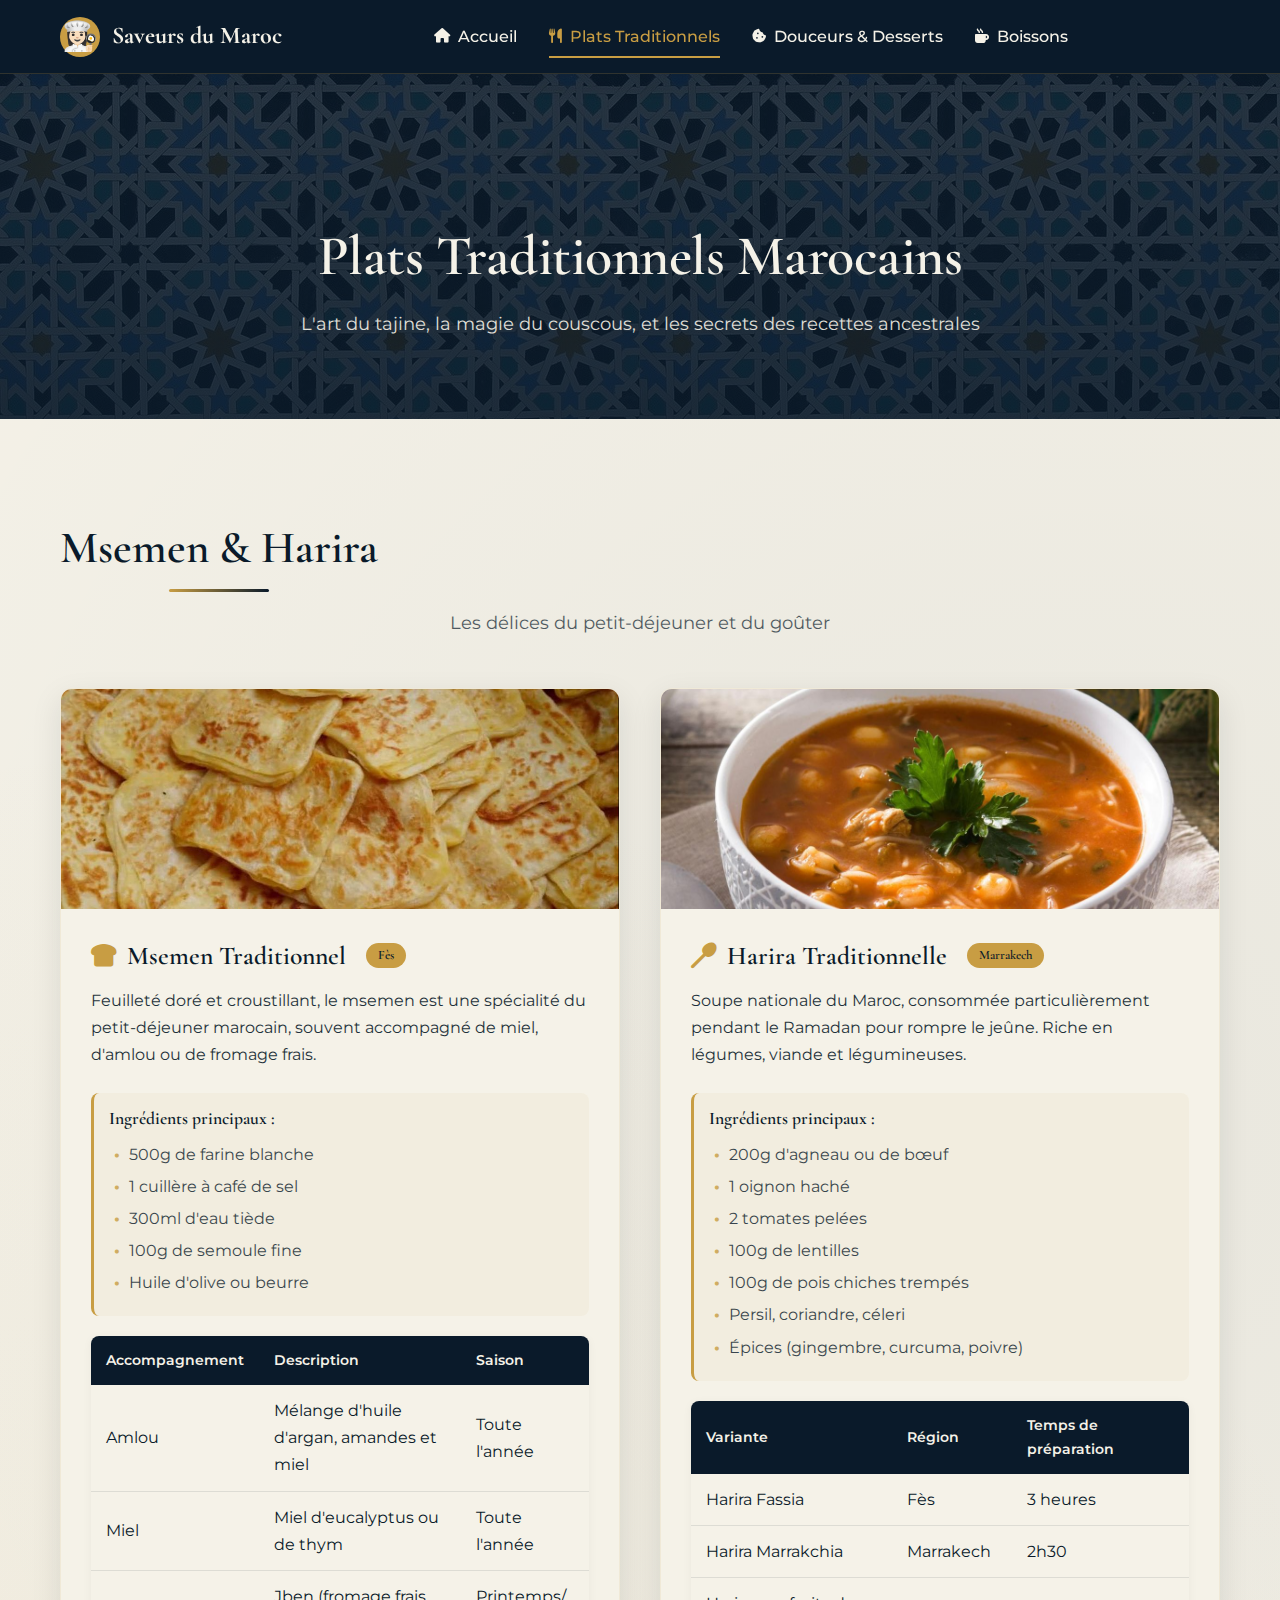
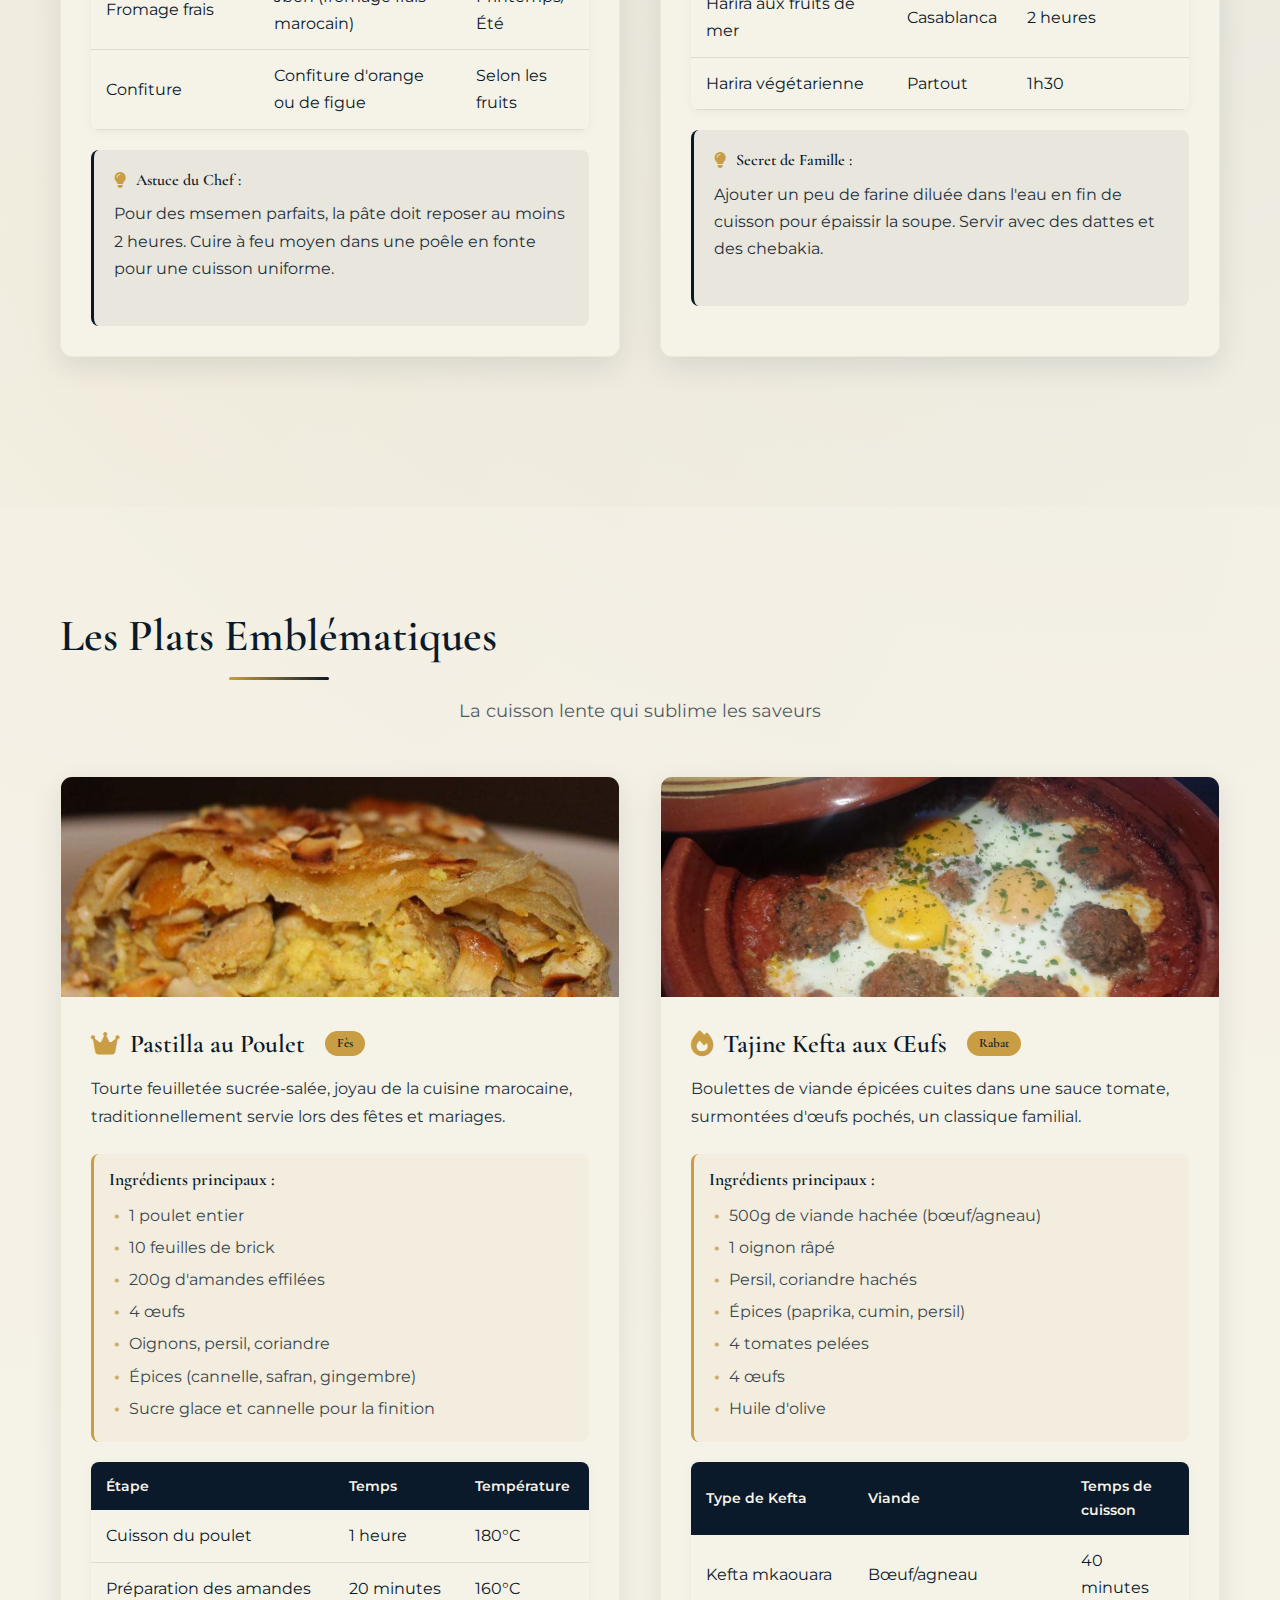
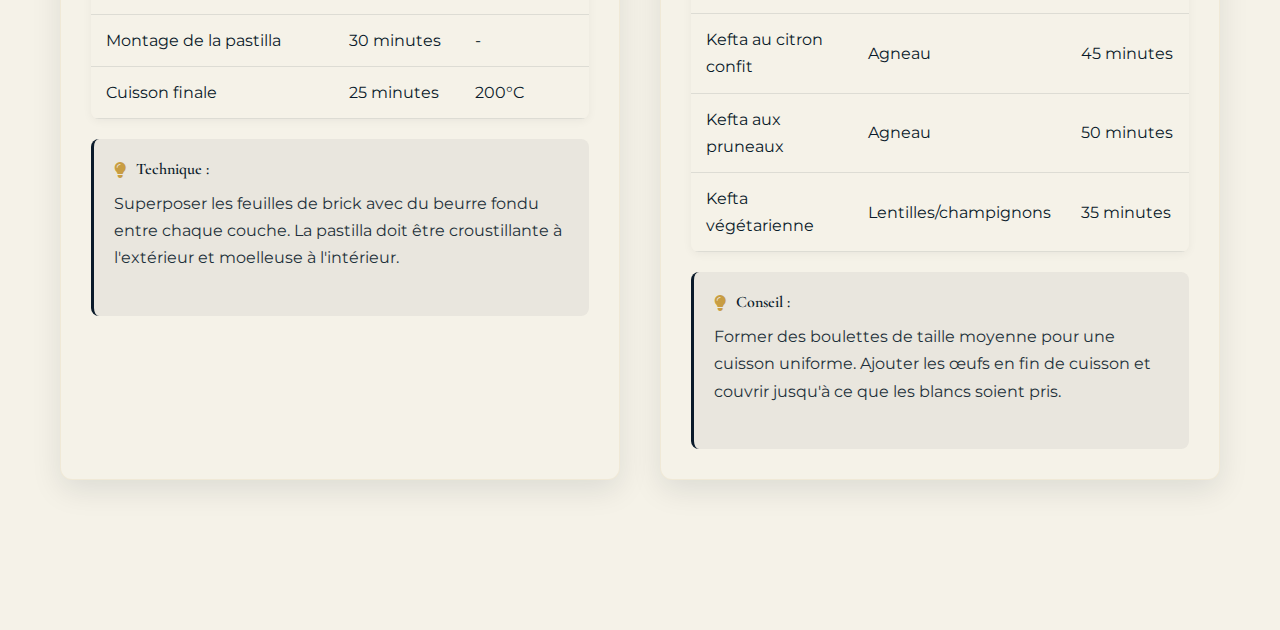
<file: plats.html>
<!DOCTYPE html>
<html lang="fr">
<head>
    <meta charset="UTF-8">
    <meta name="viewport" content="width=device-width, initial-scale=1.0">
    <title>Plats Traditionnels | Saveurs du Maroc</title>
    <link rel="icon" href="favicon.png" type="image/png">
    <link rel="stylesheet" href="https://cdnjs.cloudflare.com/ajax/libs/font-awesome/6.4.0/css/all.min.css">
    <link href="https://fonts.googleapis.com/css2?family=Cormorant+Garamond:wght@400;500;600;700&family=Montserrat:wght@300;400;500;600&display=swap" rel="stylesheet">
    <link rel="stylesheet" href="style.css">
    <style>
        .plats-hero {
            background: linear-gradient(rgba(10, 26, 42, 0.85), rgba(10, 26, 42, 0.9)),
                        url('assets/images/background-zellige.png');
            padding: 150px 0 80px;
            text-align: center;
            color: var(--blanc-casse);
            margin-top: 70px;
        }
        
        .plats-grid {
            display: grid;
            grid-template-columns: repeat(auto-fit, minmax(300px, 1fr));
            gap: 40px;
            margin: 50px 0;
        }
        
        .plat-card {
            background: var(--blanc-casse);
            border-radius: var(--border-radius);
            overflow: hidden;
            box-shadow: var(--ombre);
            transition: var(--transition);
            border: 1px solid rgba(200, 157, 67, 0.1);
        }
        
        .plat-card:hover {
            transform: translateY(-10px);
            box-shadow: var(--ombre-portee);
        }
        
        .plat-image {
            height: 220px;
            overflow: hidden;
            position: relative;
        }
        
        .plat-image img {
            width: 100%;
            height: 100%;
            object-fit: cover;
            transition: transform 0.5s ease;
        }
        
        .plat-card:hover .plat-image img {
            transform: scale(1.05);
        }
        
        .plat-content {
            padding: 30px;
        }
        
        .plat-content h3 {
            color: var(--bleu-nuit);
            margin-bottom: 15px;
            font-size: 1.6rem;
            display: flex;
            align-items: center;
            gap: 10px;
        }
        
        .plat-content h3 i {
            color: var(--dore);
        }
        
        .plat-ingredients {
            margin: 20px 0;
            padding: 15px;
            background: rgba(200, 157, 67, 0.05);
            border-radius: var(--border-radius-sm);
            border-left: 3px solid var(--dore);
        }
        
        .plat-ingredients h4 {
            color: var(--bleu-nuit);
            margin-bottom: 10px;
            font-size: 1.1rem;
        }
        
        .plat-ingredients ul {
            list-style: none;
            padding-left: 20px;
        }
        
        .plat-ingredients li {
            margin-bottom: 5px;
            color: var(--bleu-nuit);
            opacity: 0.8;
            position: relative;
        }
        
        .plat-ingredients li::before {
            content: "•";
            color: var(--dore);
            font-weight: bold;
            position: absolute;
            left: -15px;
        }
        
        .plat-table {
            width: 100%;
            border-collapse: collapse;
            margin: 20px 0;
            border-radius: var(--border-radius-sm);
            overflow: hidden;
            box-shadow: 0 2px 10px rgba(10, 26, 42, 0.05);
        }
        
        .plat-table th {
            background: var(--bleu-nuit);
            color: var(--blanc-casse);
            padding: 12px 15px;
            text-align: left;
            font-weight: 600;
            font-size: 0.9rem;
        }
        
        .plat-table td {
            padding: 12px 15px;
            border-bottom: 1px solid rgba(10, 26, 42, 0.1);
            color: var(--bleu-nuit);
        }
        
        .plat-table tr:nth-child(even) {
            background: rgba(245, 242, 232, 0.5);
        }
        
        .plat-table tr:hover {
            background: rgba(200, 157, 67, 0.1);
        }
        
        .plat-tips {
            background: rgba(10, 26, 42, 0.05);
            padding: 20px;
            border-radius: var(--border-radius-sm);
            margin-top: 20px;
            border-left: 3px solid var(--bleu-nuit);
        }
        
        .plat-tips h4 {
            color: var(--bleu-nuit);
            margin-bottom: 10px;
            display: flex;
            align-items: center;
            gap: 10px;
        }
        
        .plat-tips h4 i {
            color: var(--dore);
        }
        
        .region-badge {
            display: inline-block;
            padding: 4px 12px;
            background: var(--dore);
            color: var(--bleu-nuit);
            border-radius: 20px;
            font-size: 0.8rem;
            font-weight: 600;
            margin-left: 10px;
        }
        
        .section-nav {
            display: flex;
            justify-content: center;
            gap: 20px;
            margin-top: 50px;
            flex-wrap: wrap;
        }
        
        .section-nav a {
            display: inline-flex;
            align-items: center;
            gap: 8px;
            padding: 12px 25px;
            background: var(--bleu-nuit);
            color: var(--blanc-casse);
            text-decoration: none;
            border-radius: var(--border-radius);
            transition: var(--transition);
            font-weight: 500;
        }
        
        .section-nav a:hover {
            background: var(--dore);
            color: var(--bleu-nuit);
            transform: translateY(-3px);
        }
        
        .external-links {
            margin-top: 50px;
            padding-top: 30px;
            border-top: 1px solid rgba(10, 26, 42, 0.1);
        }
        
        .external-links h3 {
            text-align: center;
            margin-bottom: 30px;
            color: var(--bleu-nuit);
        }
        
        .links-grid {
            display: grid;
            grid-template-columns: repeat(auto-fit, minmax(250px, 1fr));
            gap: 20px;
        }
        
        .external-link {
            display: block;
            padding: 20px;
            background: rgba(10, 26, 42, 0.05);
            border-radius: var(--border-radius-sm);
            text-decoration: none;
            color: var(--bleu-nuit);
            transition: var(--transition);
            border: 1px solid transparent;
        }
        
        .external-link:hover {
            background: rgba(200, 157, 67, 0.1);
            border-color: var(--dore);
            transform: translateY(-5px);
        }
        
        .external-link h4 {
            color: var(--bleu-nuit);
            margin-bottom: 10px;
            display: flex;
            align-items: center;
            gap: 10px;
        }
        
        .external-link h4 i {
            color: var(--dore);
        }
    </style>
</head>
<body>
    <!-- Navigation -->
    <nav class="navbar">
        <div class="container nav-container">
            <a href="index.html" class="logo">
                <span class="logo-icon">👩🏻‍🍳</span>
                <span class="logo-text">Saveurs du Maroc</span>
            </a>
            
            <ul class="nav-menu" id="navMenu">
                <li><a href="index.html"><i class="fas fa-home"></i> Accueil</a></li>
                <li><a href="plats.html" class="active"><i class="fas fa-utensils"></i> Plats Traditionnels</a></li>
                <li><a href="desserts.html"><i class="fas fa-cookie-bite"></i> Douceurs & Desserts</a></li>
                <li><a href="boissons.html"><i class="fas fa-mug-hot"></i> Boissons</a></li>
            </ul>
            
            <div class="nav-actions">
                <button class="menu-toggle" id="menuToggle">
                    <span></span>
                    <span></span>
                    <span></span>
                </button>
            </div>
        </div>
    </nav>

    <!-- En-tête des plats -->
    <header class="plats-hero">
        <div class="container">
            <h1>Plats Traditionnels Marocains</h1>
            <p class="section-subtitle" style="color: var(--blanc-casse); opacity: 0.9; margin-bottom: 0;">
                L'art du tajine, la magie du couscous, et les secrets des recettes ancestrales
            </p>
        </div>
    </header>

    <!-- Section Msemen -->
    <section class="section" id="msemen">
        <div class="container">
            <h2 class="section-title">Msemen & Harira</h2>
            <p class="section-subtitle">Les délices du petit-déjeuner et du goûter</p>
            
            <div class="plats-grid">
                <article class="plat-card">
                    <div class="plat-image">
                        <img src="assets/images/plat-msemen.png" alt="Msemen marocain">
                    </div>
                    <div class="plat-content">
                        <h3><i class="fas fa-bread-slice"></i> Msemen Traditionnel <span class="region-badge">Fès</span></h3>
                        <p>Feuilleté doré et croustillant, le msemen est une spécialité du petit-déjeuner marocain, souvent accompagné de miel, d'amlou ou de fromage frais.</p>
                        
                        <div class="plat-ingredients">
                            <h4>Ingrédients principaux :</h4>
                            <ul>
                                <li>500g de farine blanche</li>
                                <li>1 cuillère à café de sel</li>
                                <li>300ml d'eau tiède</li>
                                <li>100g de semoule fine</li>
                                <li>Huile d'olive ou beurre</li>
                            </ul>
                        </div>
                        
                        <table class="plat-table">
                            <thead>
                                <tr>
                                    <th>Accompagnement</th>
                                    <th>Description</th>
                                    <th>Saison</th>
                                </tr>
                            </thead>
                            <tbody>
                                <tr>
                                    <td>Amlou</td>
                                    <td>Mélange d'huile d'argan, amandes et miel</td>
                                    <td>Toute l'année</td>
                                </tr>
                                <tr>
                                    <td>Miel</td>
                                    <td>Miel d'eucalyptus ou de thym</td>
                                    <td>Toute l'année</td>
                                </tr>
                                <tr>
                                    <td>Fromage frais</td>
                                    <td>Jben (fromage frais marocain)</td>
                                    <td>Printemps/Été</td>
                                </tr>
                                <tr>
                                    <td>Confiture</td>
                                    <td>Confiture d'orange ou de figue</td>
                                    <td>Selon les fruits</td>
                                </tr>
                            </tbody>
                        </table>
                        
                        <div class="plat-tips">
                            <h4><i class="fas fa-lightbulb"></i> Astuce du Chef :</h4>
                            <p>Pour des msemen parfaits, la pâte doit reposer au moins 2 heures. Cuire à feu moyen dans une poêle en fonte pour une cuisson uniforme.</p>
                        </div>
                    </div>
                </article>
                
                <article class="plat-card">
                    <div class="plat-image">
                        <img src="assets/images/plat-harira.png" alt="Harira marocaine">
                    </div>
                    <div class="plat-content">
                        <h3><i class="fas fa-utensil-spoon"></i> Harira Traditionnelle <span class="region-badge">Marrakech</span></h3>
                        <p>Soupe nationale du Maroc, consommée particulièrement pendant le Ramadan pour rompre le jeûne. Riche en légumes, viande et légumineuses.</p>
                        
                        <div class="plat-ingredients">
                            <h4>Ingrédients principaux :</h4>
                            <ul>
                                <li>200g d'agneau ou de bœuf</li>
                                <li>1 oignon haché</li>
                                <li>2 tomates pelées</li>
                                <li>100g de lentilles</li>
                                <li>100g de pois chiches trempés</li>
                                <li>Persil, coriandre, céleri</li>
                                <li>Épices (gingembre, curcuma, poivre)</li>
                            </ul>
                        </div>
                        
                        <table class="plat-table">
                            <thead>
                                <tr>
                                    <th>Variante</th>
                                    <th>Région</th>
                                    <th>Temps de préparation</th>
                                </tr>
                            </thead>
                            <tbody>
                                <tr>
                                    <td>Harira Fassia</td>
                                    <td>Fès</td>
                                    <td>3 heures</td>
                                </tr>
                                <tr>
                                    <td>Harira Marrakchia</td>
                                    <td>Marrakech</td>
                                    <td>2h30</td>
                                </tr>
                                <tr>
                                    <td>Harira aux fruits de mer</td>
                                    <td>Casablanca</td>
                                    <td>2 heures</td>
                                </tr>
                                <tr>
                                    <td>Harira végétarienne</td>
                                    <td>Partout</td>
                                    <td>1h30</td>
                                </tr>
                            </tbody>
                        </table>
                        
                        <div class="plat-tips">
                            <h4><i class="fas fa-lightbulb"></i> Secret de Famille :</h4>
                            <p>Ajouter un peu de farine diluée dans l'eau en fin de cuisson pour épaissir la soupe. Servir avec des dattes et des chebakia.</p>
                        </div>
                    </div>
                </article>
            </div>
        </div>
    </section>

    <!-- Section Tajines -->
    <section class="section" id="tajines" style="background: rgba(245, 242, 232, 0.5);">
        <div class="container">
            <h2 class="section-title">Les Plats Emblématiques</h2>
            <p class="section-subtitle">La cuisson lente qui sublime les saveurs</p>
            
            <div class="plats-grid">
                <article class="plat-card">
                    <div class="plat-image">
                        <img src="assets/images/plat-bastilla.png" alt="Bastilla au poulet">
                    </div>
                    <div class="plat-content">
                        <h3><i class="fas fa-crown"></i> Pastilla au Poulet <span class="region-badge">Fès</span></h3>
                        <p>Tourte feuilletée sucrée-salée, joyau de la cuisine marocaine, traditionnellement servie lors des fêtes et mariages.</p>
                        
                        <div class="plat-ingredients">
                            <h4>Ingrédients principaux :</h4>
                            <ul>
                                <li>1 poulet entier</li>
                                <li>10 feuilles de brick</li>
                                <li>200g d'amandes effilées</li>
                                <li>4 œufs</li>
                                <li>Oignons, persil, coriandre</li>
                                <li>Épices (cannelle, safran, gingembre)</li>
                                <li>Sucre glace et cannelle pour la finition</li>
                            </ul>
                        </div>
                        
                        <table class="plat-table">
                            <thead>
                                <tr>
                                    <th>Étape</th>
                                    <th>Temps</th>
                                    <th>Température</th>
                                </tr>
                            </thead>
                            <tbody>
                                <tr>
                                    <td>Cuisson du poulet</td>
                                    <td>1 heure</td>
                                    <td>180°C</td>
                                </tr>
                                <tr>
                                    <td>Préparation des amandes</td>
                                    <td>20 minutes</td>
                                    <td>160°C</td>
                                </tr>
                                <tr>
                                    <td>Montage de la pastilla</td>
                                    <td>30 minutes</td>
                                    <td>-</td>
                                </tr>
                                <tr>
                                    <td>Cuisson finale</td>
                                    <td>25 minutes</td>
                                    <td>200°C</td>
                                </tr>
                            </tbody>
                        </table>
                        
                        <div class="plat-tips">
                            <h4><i class="fas fa-lightbulb"></i> Technique :</h4>
                            <p>Superposer les feuilles de brick avec du beurre fondu entre chaque couche. La pastilla doit être croustillante à l'extérieur et moelleuse à l'intérieur.</p>
                        </div>
                    </div>
                </article>
                
                <article class="plat-card">
                    <div class="plat-image">
                        <img src="assets/images/plat-tajine.png" alt="Tajine kefta">
                    </div>
                    <div class="plat-content">
                        <h3><i class="fas fa-fire"></i> Tajine Kefta aux Œufs <span class="region-badge">Rabat</span></h3>
                        <p>Boulettes de viande épicées cuites dans une sauce tomate, surmontées d'œufs pochés, un classique familial.</p>
                        
                        <div class="plat-ingredients">
                            <h4>Ingrédients principaux :</h4>
                            <ul>
                                <li>500g de viande hachée (bœuf/agneau)</li>
                                <li>1 oignon râpé</li>
                                <li>Persil, coriandre hachés</li>
                                <li>Épices (paprika, cumin, persil)</li>
                                <li>4 tomates pelées</li>
                                <li>4 œufs</li>
                                <li>Huile d'olive</li>
                            </ul>
                        </div>
                        
                        <table class="plat-table">
                            <thead>
                                <tr>
                                    <th>Type de Kefta</th>
                                    <th>Viande</th>
                                    <th>Temps de cuisson</th>
                                </tr>
                            </thead>
                            <tbody>
                                <tr>
                                    <td>Kefta mkaouara</td>
                                    <td>Bœuf/agneau</td>
                                    <td>40 minutes</td>
                                </tr>
                                <tr>
                                    <td>Kefta au citron confit</td>
                                    <td>Agneau</td>
                                    <td>45 minutes</td>
                                </tr>
                                <tr>
                                    <td>Kefta aux pruneaux</td>
                                    <td>Agneau</td>
                                    <td>50 minutes</td>
                                </tr>
                                <tr>
                                    <td>Kefta végétarienne</td>
                                    <td>Lentilles/champignons</td>
                                    <td>35 minutes</td>
                                </tr>
                            </tbody>
                        </table>
                        
                        <div class="plat-tips">
                            <h4><i class="fas fa-lightbulb"></i> Conseil :</h4>
                            <p>Former des boulettes de taille moyenne pour une cuisson uniforme. Ajouter les œufs en fin de cuisson et couvrir jusqu'à ce que les blancs soient pris.</p>
                        </div>
                    </div>
                </article>
            </div>
        </div>
    </section>

<!-- AJOUTER CETTE PARTIE À LA FIN DE CHAQUE FICHIER, AVANT </body> -->
<script>
    // Menu mobile toggle (identique pour toutes les pages)
    const menuToggle = document.getElementById('menuToggle');
    const navMenu = document.getElementById('navMenu');
    
    if (menuToggle && navMenu) {
        menuToggle.addEventListener('click', () => {
            navMenu.classList.toggle('active');
            menuToggle.classList.toggle('active');
        });
        
        // Fermer le menu quand on clique sur un lien
        const navLinks = document.querySelectorAll('.nav-menu a');
        navLinks.forEach(link => {
            link.addEventListener('click', () => {
                navMenu.classList.remove('active');
                menuToggle.classList.remove('active');
            });
        });
        
        // Fermer le menu quand on clique en dehors
        document.addEventListener('click', (event) => {
            if (!navMenu.contains(event.target) && !menuToggle.contains(event.target)) {
                navMenu.classList.remove('active');
                menuToggle.classList.remove('active');
            }
        });
    }
    
    // Fermer le menu en scrollant (sur mobile)
    window.addEventListener('scroll', () => {
        if (window.innerWidth <= 768) {
            navMenu.classList.remove('active');
            menuToggle.classList.remove('active');
        }
    });
</script>    
</body>
</html>
</file>
<file: style.css>
/* ============================================
   RESET & VARIABLES
   ============================================ */
* {
    margin: 0;
    padding: 0;
    box-sizing: border-box;
}

:root {
    /* Charte graphique imposée */
    --bleu-nuit: #0A1A2A;
    --dore: #C89D43;
    --blanc-casse: #F5F2E8;
    --dore-clair: #E6C37A;
    --bleu-nuit-clair: #1A2A3A;
    
    /* Variables supplémentaires */
    --ombre: 0 10px 30px rgba(10, 26, 42, 0.1);
    --ombre-portee: 0 15px 40px rgba(10, 26, 42, 0.15);
    --transition: all 0.3s ease;
    --border-radius: 12px;
    --border-radius-sm: 8px;
}

html {
    scroll-behavior: smooth;
    font-size: 16px;
}

body {
    font-family: 'Montserrat', sans-serif;
    line-height: 1.7;
    color: var(--bleu-nuit);
    background-color: var(--blanc-casse);
    background-image: 
        radial-gradient(circle at 15% 50%, rgba(200, 157, 67, 0.05) 0%, transparent 55%),
        radial-gradient(circle at 85% 30%, rgba(10, 26, 42, 0.05) 0%, transparent 55%);
    min-height: 100vh;
    overflow-x: hidden;
}

.container {
    width: 100%;
    max-width: 1200px;
    margin: 0 auto;
    padding: 0 20px;
}

/* ============================================
   TYPOGRAPHIE
   ============================================ */
h1, h2, h3, h4, h5 {
    font-family: 'Cormorant Garamond', serif;
    font-weight: 600;
    line-height: 1.3;
    margin-bottom: 1rem;
}

h1 {
    font-size: 3.5rem;
    letter-spacing: -0.5px;
}

h2 {
    font-size: 2.8rem;
    position: relative;
    display: inline-block;
}

h3 {
    font-size: 1.8rem;
}

p {
    margin-bottom: 1.5rem;
    color: var(--bleu-nuit);
    opacity: 0.9;
}

.highlight {
    color: var(--dore);
}

.section-title {
    text-align: center;
    margin-bottom: 1rem;
    color: var(--bleu-nuit);
    position: relative;
    padding-bottom: 15px;
}

.section-title::after {
    content: '';
    position: absolute;
    bottom: 0;
    left: 50%;
    transform: translateX(-50%);
    width: 100px;
    height: 3px;
    background: linear-gradient(90deg, var(--dore), var(--bleu-nuit));
    border-radius: 2px;
}

.section-subtitle {
    text-align: center;
    color: var(--bleu-nuit);
    opacity: 0.7;
    margin-bottom: 3rem;
    font-size: 1.1rem;
    font-weight: 400;
}

/* ============================================
   BOUTONS
   ============================================ */
.btn {
    display: inline-flex;
    align-items: center;
    justify-content: center;
    padding: 14px 32px;
    border-radius: var(--border-radius);
    font-weight: 600;
    text-decoration: none;
    transition: var(--transition);
    border: none;
    cursor: pointer;
    font-size: 1rem;
    font-family: 'Montserrat', sans-serif;
    gap: 10px;
    position: relative;
    overflow: hidden;
}

.btn::before {
    content: '';
    position: absolute;
    top: 0;
    left: -100%;
    width: 100%;
    height: 100%;
    background: linear-gradient(90deg, transparent, rgba(255, 255, 255, 0.2), transparent);
    transition: 0.5s;
}

.btn:hover::before {
    left: 100%;
}

.btn-primary {
    background-color: var(--dore);
    color: var(--bleu-nuit);
    box-shadow: var(--ombre);
}

.btn-primary:hover {
    background-color: var(--dore-clair);
    transform: translateY(-3px);
    box-shadow: var(--ombre-portee);
}

.btn-secondary {
    background-color: transparent;
    color: var(--dore);
    border: 2px solid var(--dore);
}

.btn-secondary:hover {
    background-color: rgba(200, 157, 67, 0.1);
    transform: translateY(-3px);
    box-shadow: var(--ombre);
}

.btn i {
    font-size: 0.9em;
}

/* ============================================
   NAVIGATION
   ============================================ */
.navbar {
    position: fixed;
    top: 0;
    left: 0;
    width: 100%;
    background-color: var(--bleu-nuit);
    z-index: 1000;
    box-shadow: 0 4px 20px rgba(10, 26, 42, 0.2);
    padding: 15px 0;
    border-bottom: 1px solid rgba(200, 157, 67, 0.2);
}

.nav-container {
    display: flex;
    justify-content: space-between;
    align-items: center;
}

.logo {
    display: flex;
    align-items: center;
    text-decoration: none;
    color: var(--blanc-casse);
    font-weight: 600;
    font-size: 1.3rem;
    gap: 12px;
}

.logo-icon {
    font-size: 1.8rem;
    display: inline-flex;
    align-items: center;
    justify-content: center;
    width: 40px;
    height: 40px;
    background: var(--dore);
    color: var(--bleu-nuit);
    border-radius: 50%;
}

.logo-text {
    font-family: 'Cormorant Garamond', serif;
    font-size: 1.5rem;
    font-weight: 700;
}

.nav-menu {
    display: flex;
    list-style: none;
    gap: 2rem;
    margin: 0;
    padding: 0;
}

.nav-menu li {
    position: relative;
}

.nav-menu a {
    text-decoration: none;
    color: var(--blanc-casse);
    font-weight: 500;
    transition: var(--transition);
    display: flex;
    align-items: center;
    gap: 8px;
    padding: 8px 0;
    position: relative;
}

.nav-menu a::after {
    content: '';
    position: absolute;
    bottom: 0;
    left: 0;
    width: 0;
    height: 2px;
    background-color: var(--dore);
    transition: width 0.3s ease;
}

.nav-menu a:hover::after,
.nav-menu a.active::after {
    width: 100%;
}

.nav-menu a:hover,
.nav-menu a.active {
    color: var(--dore);
}

.nav-menu a i {
    font-size: 0.9rem;
}

.menu-toggle {
    display: none;
    flex-direction: column;
    background: none;
    border: none;
    cursor: pointer;
    padding: 5px;
    width: 30px;
    height: 25px;
    position: relative;
}

.menu-toggle span {
    width: 100%;
    height: 2px;
    background-color: var(--blanc-casse);
    transition: var(--transition);
    position: absolute;
    left: 0;
}

.menu-toggle span:nth-child(1) {
    top: 0;
}

.menu-toggle span:nth-child(2) {
    top: 50%;
    transform: translateY(-50%);
}

.menu-toggle span:nth-child(3) {
    bottom: 0;
}

.menu-toggle.active span:nth-child(1) {
    transform: rotate(45deg) translate(6px, 6px);
}

.menu-toggle.active span:nth-child(2) {
    opacity: 0;
}

.menu-toggle.active span:nth-child(3) {
    transform: rotate(-45deg) translate(6px, -6px);
}

/* ============================================
   HERO SECTION
   ============================================ */
.hero {
    position: relative;
    padding: 180px 0 100px;
    background: 
        linear-gradient(rgba(10, 26, 42, 0.85), rgba(10, 26, 42, 0.9)),
        url('assets/images/background-zellige.png');
    background-size: cover;
    background-position: center;
    color: var(--blanc-casse);
    text-align: center;
    overflow: hidden;
    min-height: 100vh;
    display: flex;
    align-items: center;
}

.hero-overlay {
    position: absolute;
    top: 0;
    left: 0;
    width: 100%;
    height: 100%;
    background: 
        radial-gradient(circle at 20% 80%, rgba(200, 157, 67, 0.15) 0%, transparent 50%),
        radial-gradient(circle at 80% 20%, rgba(200, 157, 67, 0.1) 0%, transparent 50%);
}

.hero-content {
    position: relative;
    z-index: 1;
    max-width: 800px;
    margin: 0 auto;
}

.hero-title {
    font-size: 4.5rem;
    margin-bottom: 1.5rem;
    color: var(--blanc-casse);
    text-shadow: 0 4px 12px rgba(0, 0, 0, 0.3);
    animation: fadeInUp 1s ease-out;
}

.hero-subtitle {
    font-size: 1.8rem;
    margin-bottom: 2rem;
    color: var(--dore);
    font-weight: 400;
    animation: fadeInUp 1s ease-out 0.2s both;
}

.hero-description {
    font-size: 1.2rem;
    line-height: 1.8;
    margin-bottom: 3rem;
    color: var(--blanc-casse);
    opacity: 0.9;
    animation: fadeInUp 1s ease-out 0.4s both;
}

.hero-actions {
    display: flex;
    gap: 20px;
    justify-content: center;
    animation: fadeInUp 1s ease-out 0.6s both;
}

/* ============================================
   SECTIONS GÉNÉRALES
   ============================================ */
.section {
    padding: 100px 0;
    position: relative;
}

.philosophy {
    background-color: var(--blanc-casse);
}

.philosophy-grid {
    display: grid;
    grid-template-columns: repeat(auto-fit, minmax(250px, 1fr));
    gap: 30px;
    margin-top: 50px;
}

.philosophy-card {
    background: var(--blanc-casse);
    border-radius: var(--border-radius);
    padding: 40px 30px;
    text-align: center;
    box-shadow: var(--ombre);
    transition: var(--transition);
    border: 1px solid rgba(200, 157, 67, 0.1);
    position: relative;
    overflow: hidden;
}

.philosophy-card::before {
    content: '';
    position: absolute;
    top: 0;
    left: 0;
    width: 4px;
    height: 100%;
    background: linear-gradient(to bottom, var(--dore), var(--bleu-nuit));
}

.philosophy-card:hover {
    transform: translateY(-10px);
    box-shadow: var(--ombre-portee);
}

.philosophy-icon {
    width: 80px;
    height: 80px;
    background: linear-gradient(135deg, var(--dore), var(--bleu-nuit));
    border-radius: 50%;
    display: flex;
    align-items: center;
    justify-content: center;
    margin: 0 auto 25px;
    color: var(--blanc-casse);
    font-size: 2rem;
}

.philosophy-card h3 {
    color: var(--bleu-nuit);
    margin-bottom: 15px;
}

/* ============================================
   SPÉCIALITÉS
   ============================================ */
.specialties {
    background: linear-gradient(135deg, rgba(245, 242, 232, 0.8) 0%, rgba(255, 255, 255, 1) 100%);
}

.specialties-grid {
    display: grid;
    grid-template-columns: repeat(auto-fit, minmax(300px, 1fr));
    gap: 30px;
    margin-top: 50px;
}

.specialty-card {
    background: var(--blanc-casse);
    border-radius: var(--border-radius);
    overflow: hidden;
    box-shadow: var(--ombre);
    transition: var(--transition);
    border: 1px solid rgba(200, 157, 67, 0.1);
}

.specialty-card:hover {
    transform: translateY(-10px);
    box-shadow: var(--ombre-portee);
}

.specialty-image {
    height: 200px;
    overflow: hidden;
    position: relative;
}

.specialty-image::after {
    content: '';
    position: absolute;
    top: 0;
    left: 0;
    width: 100%;
    height: 100%;
    background: linear-gradient(to bottom, transparent 50%, rgba(10, 26, 42, 0.3));
}

.specialty-image img {
    width: 100%;
    height: 100%;
    object-fit: cover;
    transition: transform 0.5s ease;
}

.specialty-card:hover .specialty-image img {
    transform: scale(1.05);
}

.specialty-content {
    padding: 30px;
}

.specialty-content h3 {
    color: var(--bleu-nuit);
    margin-bottom: 15px;
    font-size: 1.6rem;
}

.specialty-link {
    display: inline-flex;
    align-items: center;
    color: var(--dore);
    text-decoration: none;
    font-weight: 600;
    margin-top: 15px;
    gap: 8px;
    transition: var(--transition);
}

.specialty-link:hover {
    color: var(--bleu-nuit);
    gap: 12px;
}

/* ============================================
   ÉPICES
   ============================================ */
.spices {
    background-color: var(--blanc-casse);
    position: relative;
}

.spices::before {
    content: '';
    position: absolute;
    top: 0;
    left: 0;
    width: 100%;
    height: 100%;
    background-image: url('assets/images/motif-zellige.png');
    background-size: 300px;
    opacity: 0.03;
    pointer-events: none;
}

.spices-content {
    display: grid;
    grid-template-columns: 1fr 1fr;
    gap: 60px;
    align-items: start;
    margin-top: 50px;
}

.spices-text {
    display: flex;
    flex-direction: column;
    gap: 30px;
}

.spices-table {
    width: 100%;
    border-collapse: collapse;
    box-shadow: var(--ombre);
    border-radius: var(--border-radius-sm);
    overflow: hidden;
}

.spices-table thead {
    background: linear-gradient(135deg, var(--bleu-nuit), var(--bleu-nuit-clair));
    color: var(--blanc-casse);
}

.spices-table th {
    padding: 18px 15px;
    text-align: left;
    font-weight: 600;
    font-size: 0.95rem;
}

.spices-table tbody tr {
    background-color: var(--blanc-casse);
    transition: var(--transition);
    border-bottom: 1px solid rgba(10, 26, 42, 0.1);
}

.spices-table tbody tr:nth-child(even) {
    background-color: rgba(245, 242, 232, 0.5);
}

.spices-table tbody tr:hover {
    background-color: rgba(200, 157, 67, 0.1);
}

.spices-table td {
    padding: 15px;
    color: var(--bleu-nuit);
    font-size: 0.95rem;
}

.spices-image {
    position: relative;
    border-radius: var(--border-radius);
    overflow: hidden;
    box-shadow: var(--ombre-portee);
}

.spices-image img {
    width: 100%;
    height: auto;
    display: block;
    transition: transform 0.5s ease;
}

.spices-image:hover img {
    transform: scale(1.03);
}

/* ============================================
   CITATION
   ============================================ */
.citation-section {
    padding: 100px 0;
    background: linear-gradient(135deg, var(--bleu-nuit) 0%, var(--bleu-nuit-clair) 100%);
    color: var(--blanc-casse);
    position: relative;
    overflow: hidden;
}

.citation-section::before {
    content: '';
    position: absolute;
    top: 0;
    left: 0;
    width: 100%;
    height: 100%;
    background-image: url('assets/images/motif-zellige.png');
    background-size: 400px;
    opacity: 0.05;
}

.citation {
    max-width: 800px;
    margin: 0 auto;
    text-align: center;
    position: relative;
    z-index: 1;
}

.citation p {
    font-size: 2rem;
    font-style: italic;
    line-height: 1.4;
    margin-bottom: 2rem;
    color: var(--blanc-casse);
    position: relative;
    padding: 0 40px;
}

.citation p::before,
.citation p::after {
    font-family: 'Cormorant Garamond', serif;
    font-size: 4rem;
    color: var(--dore);
    opacity: 0.5;
    position: absolute;
    line-height: 1;
}

.citation p::before {
    content: "«";
    top: -20px;
    left: 0;
}

.citation p::after {
    content: "»";
    bottom: -40px;
    right: 0;
}

.citation footer {
    font-size: 1.1rem;
    color: var(--dore);
    font-weight: 500;
    font-style: normal;
}

/* ============================================
   FOOTER
   ============================================ */
.footer {
    background-color: var(--bleu-nuit);
    color: var(--blanc-casse);
    padding: 80px 0 30px;
    position: relative;
}

.footer::before {
    content: '';
    position: absolute;
    top: 0;
    left: 0;
    width: 100%;
    height: 4px;
    background: linear-gradient(90deg, var(--dore), var(--bleu-nuit-clair), var(--dore));
}

.footer-content {
    display: grid;
    grid-template-columns: repeat(auto-fit, minmax(250px, 1fr));
    gap: 50px;
    margin-bottom: 50px;
}

.footer-brand {
    display: flex;
    flex-direction: column;
    gap: 20px;
}

.footer-brand .logo {
    align-self: flex-start;
}

.footer-brand p {
    color: rgba(245, 242, 232, 0.7);
    line-height: 1.6;
}

.footer-links h3,
.footer-contact h3 {
    color: var(--blanc-casse);
    margin-bottom: 25px;
    font-size: 1.3rem;
    position: relative;
    padding-bottom: 10px;
}

.footer-links h3::after,
.footer-contact h3::after {
    content: '';
    position: absolute;
    bottom: 0;
    left: 0;
    width: 40px;
    height: 2px;
    background-color: var(--dore);
}

.footer-links ul,
.footer-contact ul {
    list-style: none;
}

.footer-links li,
.footer-contact li {
    margin-bottom: 12px;
}

.footer-links a,
.footer-contact a {
    color: rgba(245, 242, 232, 0.7);
    text-decoration: none;
    transition: var(--transition);
    display: inline-block;
}

.footer-links a:hover,
.footer-contact a:hover {
    color: var(--dore);
    transform: translateX(5px);
}

.footer-bottom {
    text-align: center;
    padding-top: 30px;
    border-top: 1px solid rgba(245, 242, 232, 0.1);
    color: rgba(245, 242, 232, 0.5);
    font-size: 0.9rem;
}

.footer-note {
    margin-top: 10px;
    font-size: 0.8rem;
    opacity: 0.7;
}

/* ============================================
   ANIMATIONS
   ============================================ */
@keyframes fadeInUp {
    from {
        opacity: 0;
        transform: translateY(30px);
    }
    to {
        opacity: 1;
        transform: translateY(0);
    }
}

@keyframes fadeIn {
    from {
        opacity: 0;
    }
    to {
        opacity: 1;
    }
}

/* ============================================
   RESPONSIVE DESIGN
   ============================================ */
@media (max-width: 992px) {
    h1 {
        font-size: 3rem;
    }
    
    h2 {
        font-size: 2.4rem;
    }
    
    .hero-title {
        font-size: 3.5rem;
    }
    
    .hero-subtitle {
        font-size: 1.5rem;
    }
    
    .spices-content {
        grid-template-columns: 1fr;
        gap: 40px;
    }
    
    .spices-image {
        order: -1;
    }
    
    .citation p {
        font-size: 1.7rem;
    }
}

@media (max-width: 768px) {
    .menu-toggle {
        display: flex;
    }
    
    .nav-menu {
        position: fixed;
        top: 70px;
        left: -100%;
        width: 100%;
        background-color: var(--bleu-nuit);
        flex-direction: column;
        align-items: center;
        padding: 30px 0;
        gap: 0;
        transition: var(--transition);
        box-shadow: 0 10px 30px rgba(10, 26, 42, 0.2);
        border-top: 1px solid rgba(200, 157, 67, 0.2);
    }
    
    .nav-menu.active {
        left: 0;
    }
    
    .nav-menu li {
        width: 100%;
        text-align: center;
    }
    
    .nav-menu a {
        padding: 15px 20px;
        justify-content: center;
        border-bottom: 1px solid rgba(245, 242, 232, 0.1);
    }
    
    .hero {
        padding: 150px 0 80px;
    }
    
    .hero-title {
        font-size: 2.8rem;
    }
    
    .hero-subtitle {
        font-size: 1.3rem;
    }
    
    .hero-description {
        font-size: 1.1rem;
    }
    
    .hero-actions {
        flex-direction: column;
        align-items: center;
        gap: 15px;
    }
    
    .btn {
        width: 100%;
        max-width: 300px;
    }
    
    .section {
        padding: 80px 0;
    }
    
    .citation p {
        font-size: 1.5rem;
        padding: 0 20px;
    }
    
    .spices-table {
        display: block;
        overflow-x: auto;
    }
}

@media (max-width: 576px) {
    h1 {
        font-size: 2.5rem;
    }
    
    h2 {
        font-size: 2rem;
    }
    
    .hero-title {
        font-size: 2.3rem;
    }
    
    .hero-subtitle {
        font-size: 1.1rem;
    }
    
    .container {
        padding: 0 15px;
    }
    
    .philosophy-grid,
    .specialties-grid {
        grid-template-columns: 1fr;
    }
    
    .footer-content {
        grid-template-columns: 1fr;
        gap: 40px;
    }
    
    .citation p {
        font-size: 1.3rem;
    }
    
    .citation p::before,
    .citation p::after {
        font-size: 3rem;
    }
}
/* ============================================
   NAVIGATION RESPONSIVE
   ============================================ */
@media (max-width: 768px) {
    .menu-toggle {
        display: flex !important;
        z-index: 1001;
    }
    
    .nav-menu {
        position: fixed;
        top: 70px;
        left: -100%;
        width: 100%;
        height: calc(100vh - 70px);
        background-color: var(--bleu-nuit);
        flex-direction: column;
        align-items: center;
        padding: 30px 0;
        gap: 0;
        transition: var(--transition);
        box-shadow: 0 10px 30px rgba(10, 26, 42, 0.2);
        border-top: 1px solid rgba(200, 157, 67, 0.2);
        overflow-y: auto;
        z-index: 1000;
    }
    
    .nav-menu.active {
        left: 0;
    }
    
    .nav-menu li {
        width: 100%;
        text-align: center;
    }
    
    .nav-menu a {
        padding: 18px 20px;
        justify-content: center;
        border-bottom: 1px solid rgba(245, 242, 232, 0.1);
        font-size: 1.1rem;
    }
    
    .nav-menu a i {
        font-size: 1.2rem;
        width: 25px;
    }
}

/* Navigation desktop */
@media (min-width: 769px) {
    .menu-toggle {
        display: none !important;
    }
    
    .nav-menu {
        display: flex !important;
    }
}

/* ============================================
   AMÉLIORATIONS RESPONSIVE GÉNÉRALES
   ============================================ */
@media (max-width: 992px) {
    h1 {
        font-size: 3rem;
    }
    
    h2 {
        font-size: 2.4rem;
    }
    
    .hero-title {
        font-size: 3.5rem;
    }
    
    .hero-subtitle {
        font-size: 1.5rem;
    }
    
    .spices-content {
        grid-template-columns: 1fr;
        gap: 40px;
    }
    
    .spices-image {
        order: -1;
    }
    
    .citation p {
        font-size: 1.7rem;
    }
}

@media (max-width: 768px) {
    .hero {
        padding: 150px 0 80px;
    }
    
    .hero-title {
        font-size: 2.8rem;
    }
    
    .hero-subtitle {
        font-size: 1.3rem;
    }
    
    .hero-description {
        font-size: 1.1rem;
    }
    
    .hero-actions {
        flex-direction: column;
        align-items: center;
        gap: 15px;
    }
    
    .btn {
        width: 100%;
        max-width: 300px;
    }
    
    .section {
        padding: 80px 0;
    }
    
    .citation p {
        font-size: 1.5rem;
        padding: 0 20px;
    }
    
    .spices-table {
        display: block;
        overflow-x: auto;
    }
}

@media (max-width: 576px) {
    h1 {
        font-size: 2.5rem;
    }
    
    h2 {
        font-size: 2rem;
    }
    
    .hero-title {
        font-size: 2.3rem;
    }
    
    .hero-subtitle {
        font-size: 1.1rem;
    }
    
    .container {
        padding: 0 15px;
    }
    
    .philosophy-grid,
    .specialties-grid {
        grid-template-columns: 1fr;
    }
    
    .footer-content {
        grid-template-columns: 1fr;
        gap: 40px;
    }
    
    .citation p {
        font-size: 1.3rem;
    }
    
    .citation p::before,
    .citation p::after {
        font-size: 3rem;
    }
    
    /* Optimisation des tableaux sur mobile */
    table {
        display: block;
        overflow-x: auto;
        white-space: nowrap;
    }
    
    /* Cards optimisées pour mobile */
    .plat-card, .dessert-card, .boisson-card {
        margin: 0 -15px;
        border-radius: 0;
        border-left: none;
        border-right: none;
    }
    
    .plat-content, .dessert-content, .boisson-content {
        padding: 20px 15px;
    }
}
</file>
